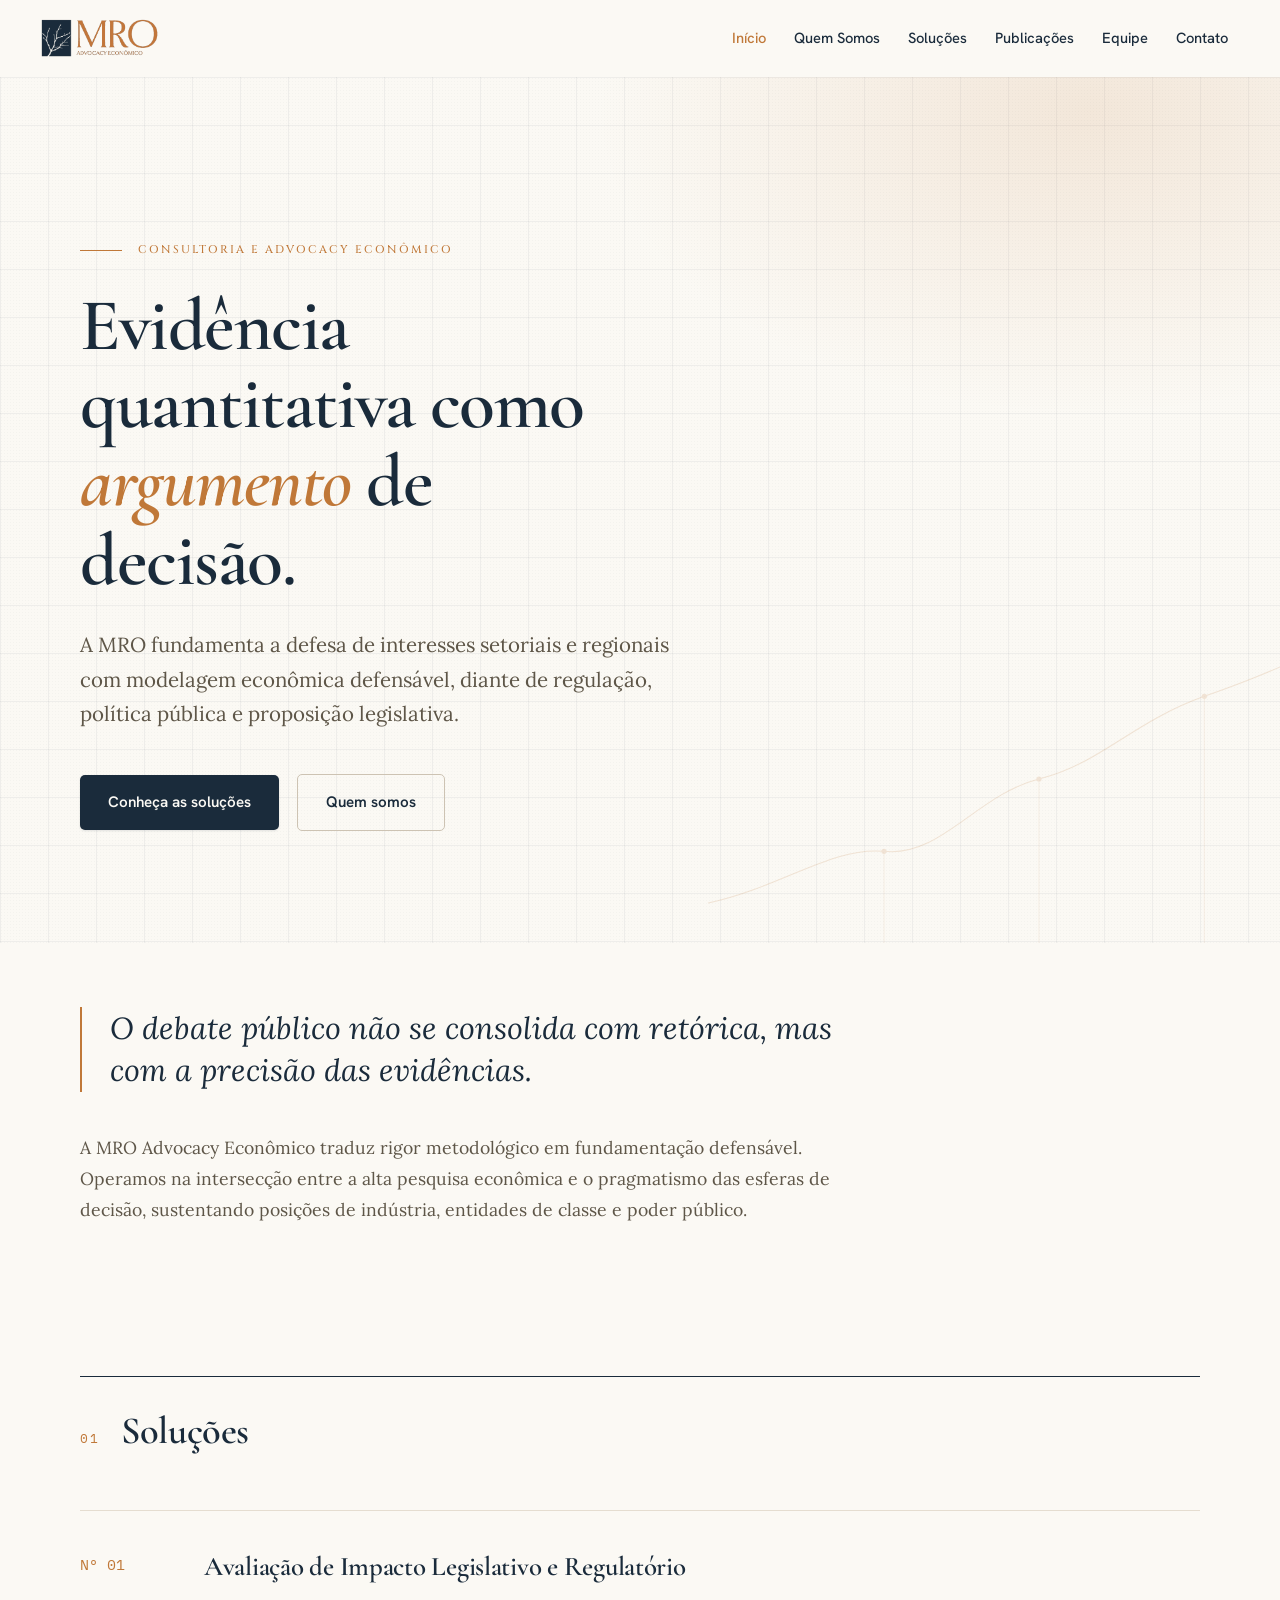
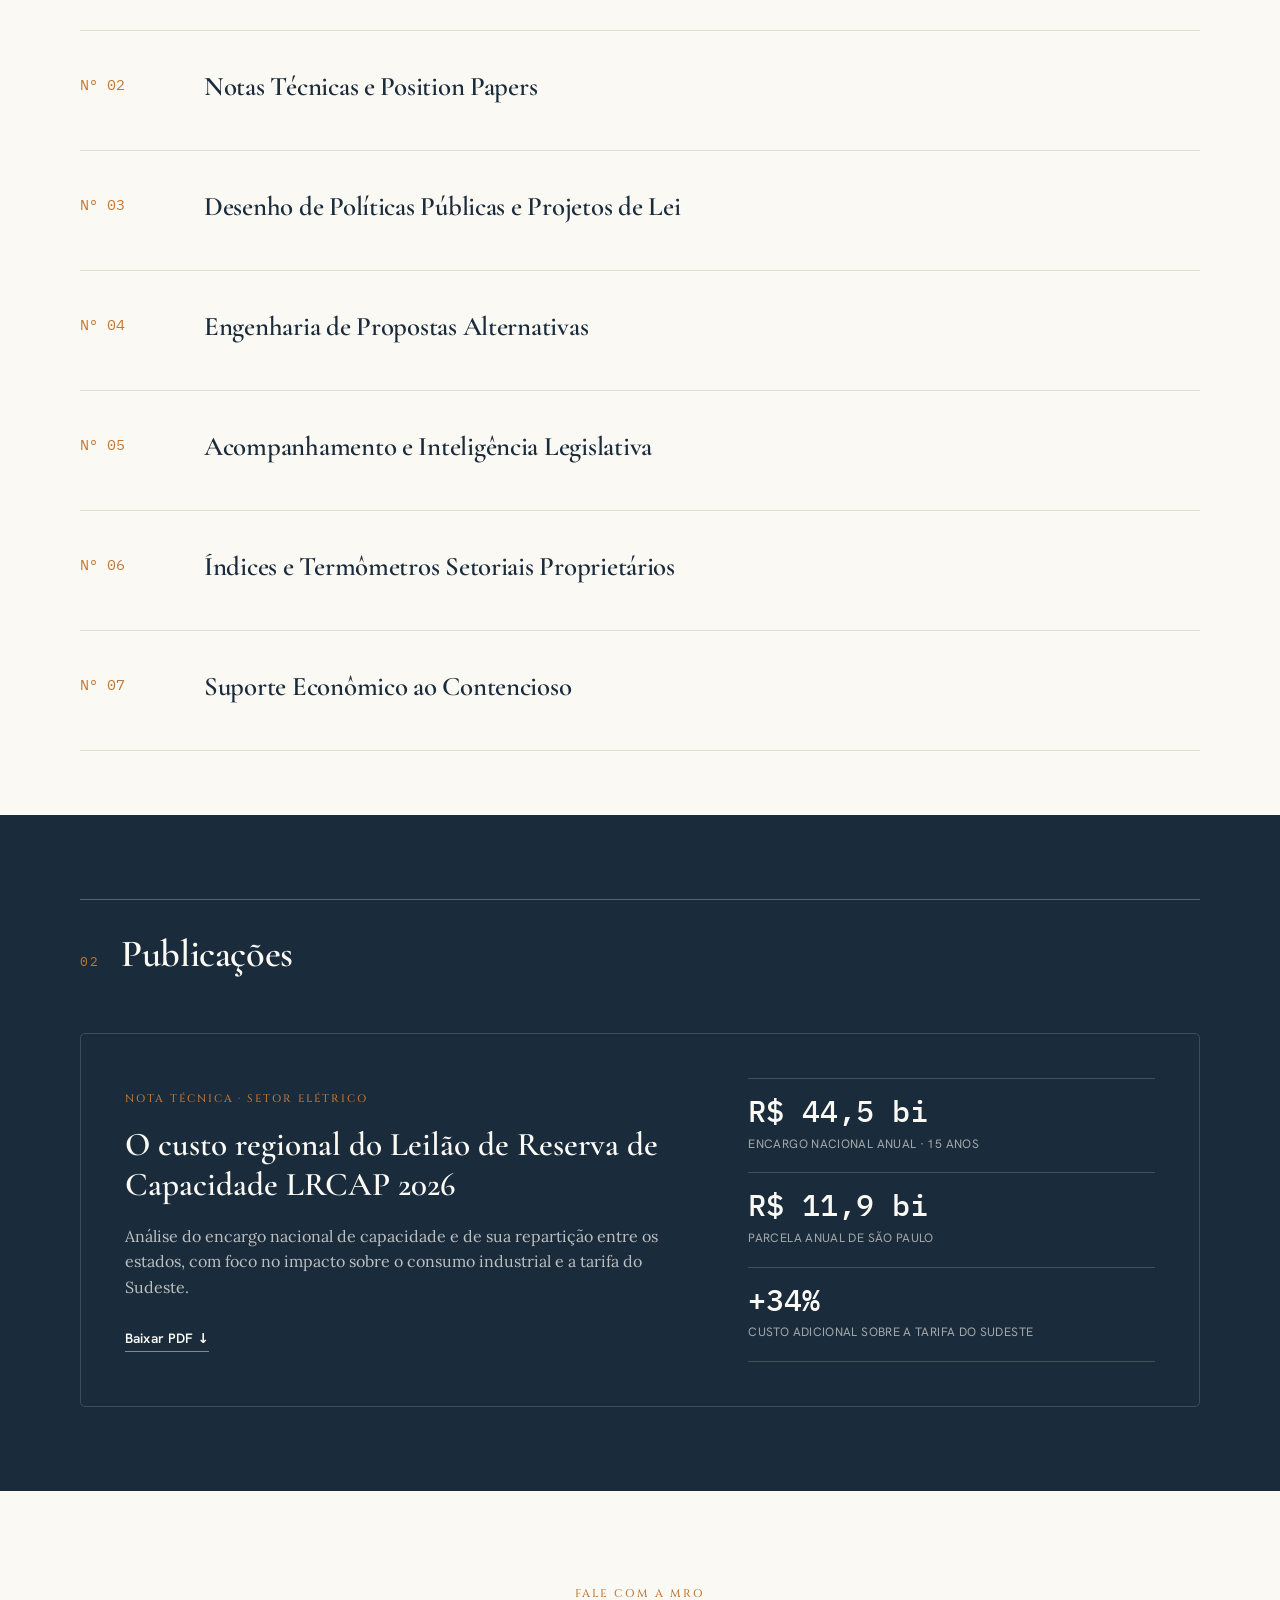
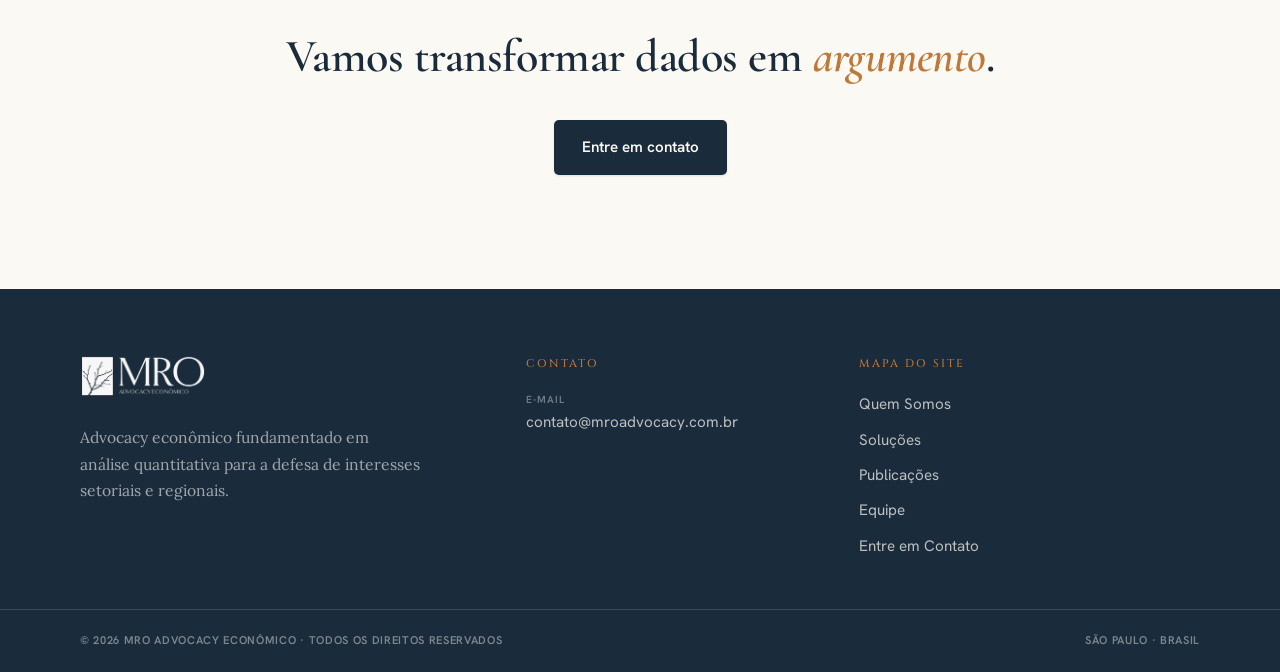
<file: index.html>
<!DOCTYPE html>
<html lang="pt-BR">
<head>
<meta charset="UTF-8">
<meta name="viewport" content="width=device-width, initial-scale=1.0">
<title>MRO Advocacy Econômico | Consultoria de Advocacy e Análise Econômica</title>
<meta name="description" content="Consultoria de advocacy econômico em São Paulo. Fundamentamos a defesa de interesses setoriais e regulatórios com análise quantitativa e modelagem econômica defensável.">
<!-- og -->
<meta property="og:type" content="website">
<meta property="og:title" content="MRO Advocacy Econômico | Consultoria de Advocacy e Análise Econômica">
<meta property="og:description" content="Consultoria de advocacy econômico em São Paulo. Fundamentamos a defesa de interesses setoriais e regulatórios com análise quantitativa e modelagem econômica defensável.">
<meta property="og:url" content="https://www.mroadvocacy.com.br/">
<meta property="og:image" content="https://www.mroadvocacy.com.br/assets/mro-logo.png">
<meta property="og:locale" content="pt_BR">
<meta name="twitter:card" content="summary">
<!-- /og -->
<link rel="icon" type="image/png" href="assets/mro-favicon.png">
<link rel="preconnect" href="https://fonts.googleapis.com"><link rel="preconnect" href="https://fonts.gstatic.com" crossorigin><link href="https://fonts.googleapis.com/css2?family=Cormorant+Garamond:ital,wght@0,400;0,500;0,600;0,700;1,400;1,500&family=Cinzel:wght@400;500;600&family=Hanken+Grotesk:ital,wght@0,400;0,500;0,600;0,700;1,400&family=Lora:ital,wght@0,400;0,500;0,600;1,400&family=IBM+Plex+Mono:wght@400;500;600&display=swap" rel="stylesheet">
<link rel="stylesheet" href="assets/styles.css">
</head>
<body>
<header class="site-header">
  <div class="wrap nav">
    <a class="brand" href="index.html" aria-label="MRO Advocacy Econômico"><img src="assets/mro-logo.png" alt="MRO Advocacy Econômico"></a>
    <button class="burger" aria-label="Menu"><span></span><span></span><span></span></button>
    <nav class="menu" id="menu"><a href="index.html" class="active">Início</a><a href="quem-somos.html">Quem Somos</a><a href="solucoes.html">Soluções</a><a href="publicacoes.html">Publicações</a><a href="equipe.html">Equipe</a><a href="contato.html">Contato</a></nav>
  </div>
</header>

<div class="hero reveal">
  <div class="hero-grain" aria-hidden="true"></div>
  <div class="hero-grid" aria-hidden="true"></div>
  <div class="hero-glow" aria-hidden="true"></div>
  <svg class="hero-chart" aria-hidden="true" viewBox="0 0 1200 700" preserveAspectRatio="xMidYMid meet">
    <path d="M20,540 C160,510 260,430 360,440 C470,452 540,330 660,300 C780,270 840,190 980,140 C1060,112 1100,95 1180,60" fill="none" stroke="var(--terra)" stroke-width="2" stroke-linecap="round"></path>
    <line x1="360" y1="440" x2="360" y2="620" stroke="var(--terra)" stroke-width="1"></line>
    <line x1="660" y1="300" x2="660" y2="620" stroke="var(--terra)" stroke-width="1"></line>
    <line x1="980" y1="140" x2="980" y2="620" stroke="var(--terra)" stroke-width="1"></line>
    <circle cx="360" cy="440" r="5" fill="var(--terra)"></circle>
    <circle cx="660" cy="300" r="5" fill="var(--terra)"></circle>
    <circle cx="980" cy="140" r="5" fill="var(--terra)"></circle>
    <circle cx="1180" cy="60" r="6" fill="var(--terra)"></circle>
  </svg>
  <div class="wrap">
    <div class="kick">Consultoria e Advocacy Econômico</div>
    <h1>Evidência quantitativa como <em>argumento</em> de decisão.</h1>
    <p class="lead">A MRO fundamenta a defesa de interesses setoriais e regionais com modelagem econômica defensável, diante de regulação, política pública e proposição legislativa.</p>
    <div class="actions">
      <a href="solucoes.html" class="btn btn-primary">Conheça as soluções</a>
      <a href="quem-somos.html" class="btn btn-ghost">Quem somos</a>
    </div>
  </div>
</div>

<section class="reveal">
  <div class="wrap">
    <div class="prose">
      <div class="lead-q">O debate público não se consolida com retórica, mas com a precisão das evidências.</div>
      <p>A MRO Advocacy Econômico traduz rigor metodológico em fundamentação defensável. Operamos na intersecção entre a alta pesquisa econômica e o pragmatismo das esferas de decisão, sustentando posições de indústria, entidades de classe e poder público.</p>
    </div>
  </div>
</section>

<section class="reveal">
  <div class="wrap">
    <div class="sec-head"><span class="n">01</span><h2>Soluções</h2></div>
    <div class="idx">
      <a class="idx-item" href="solucoes.html"><span class="num">Nº 01</span><div><h3>Avaliação de Impacto Legislativo e Regulatório</h3></div><span class="arrow">&rarr;</span></a>
      <a class="idx-item" href="solucoes.html"><span class="num">Nº 02</span><div><h3>Notas Técnicas e Position Papers</h3></div><span class="arrow">&rarr;</span></a>
      <a class="idx-item" href="solucoes.html"><span class="num">Nº 03</span><div><h3>Desenho de Políticas Públicas e Projetos de Lei</h3></div><span class="arrow">&rarr;</span></a>
      <a class="idx-item" href="solucoes.html"><span class="num">Nº 04</span><div><h3>Engenharia de Propostas Alternativas</h3></div><span class="arrow">&rarr;</span></a>
      <a class="idx-item" href="solucoes.html"><span class="num">Nº 05</span><div><h3>Acompanhamento e Inteligência Legislativa</h3></div><span class="arrow">&rarr;</span></a>
      <a class="idx-item" href="solucoes.html"><span class="num">Nº 06</span><div><h3>Índices e Termômetros Setoriais Proprietários</h3></div><span class="arrow">&rarr;</span></a>
      <a class="idx-item" href="solucoes.html"><span class="num">Nº 07</span><div><h3>Suporte Econômico ao Contencioso</h3></div><span class="arrow">&rarr;</span></a>
    </div>
  </div>
</section>

<section class="band-navy reveal">
  <div class="inner">
    <div class="sec-head"><span class="n">02</span><h2>Publicações</h2></div>
    <div class="feat">
      <div>
        <div class="tag">Nota Técnica · Setor Elétrico</div>
        <h3>O custo regional do Leilão de Reserva de Capacidade LRCAP 2026</h3>
        <p>Análise do encargo nacional de capacidade e de sua repartição entre os estados, com foco no impacto sobre o consumo industrial e a tarifa do Sudeste.</p>
        <a class="lnk" href="assets/MRO_LRCAP_2026.pdf" download>Baixar PDF &darr;</a>
      </div>
      <div class="metrics">
        <div class="metric"><div class="v">R$ 44,5 bi</div><div class="l">Encargo nacional anual · 15 anos</div></div>
        <div class="metric"><div class="v">R$ 11,9 bi</div><div class="l">Parcela anual de São Paulo</div></div>
        <div class="metric"><div class="v">+34%</div><div class="l">Custo adicional sobre a tarifa do Sudeste</div></div>
      </div>
    </div>
  </div>
</section>

<section class="reveal">
  <div class="wrap" style="text-align:center;padding:30px 0 10px">
    <div class="kick" style="justify-content:center">Fale com a MRO</div>
    <h2 style="font-family:var(--font-display);font-size:clamp(1.9rem,3.6vw,3rem);font-weight:600;color:var(--azul);margin:18px 0 26px;letter-spacing:-.01em">Vamos transformar dados em <em style="font-style:italic;color:var(--terra)">argumento</em>.</h2>
    <a href="contato.html" class="btn btn-primary">Entre em contato</a>
  </div>
</section>
<footer class="site-footer">
  <div class="footer-top">
    <div class="footer-brand">
      <img src="assets/mro-logo-branco.png" alt="MRO Advocacy Econômico">
      <p>Advocacy econômico fundamentado em análise quantitativa para a defesa de interesses setoriais e regionais.</p>
    </div>
    <div class="footer-col">
      <h4>Contato</h4>
      <div class="line"><span class="t">E-mail</span><a href="mailto:contato@mroadvocacy.com.br" style="display:inline;margin:0">contato@mroadvocacy.com.br</a></div>
    </div>
    <div class="footer-col">
      <h4>Mapa do site</h4>
      <a href="quem-somos.html">Quem Somos</a>
      <a href="solucoes.html">Soluções</a>
      <a href="publicacoes.html">Publicações</a>
      <a href="equipe.html">Equipe</a>
      <a href="contato.html">Entre em Contato</a>
    </div>
  </div>
  <div class="footer-bottom">
    <div class="inner">
      <span class="small">© 2026 MRO ADVOCACY ECONÔMICO · TODOS OS DIREITOS RESERVADOS</span>
      <span class="small">SÃO PAULO · BRASIL</span>
    </div>
  </div>
</footer>
<script src="assets/main.js"></script>
</body>
</html>
</file>
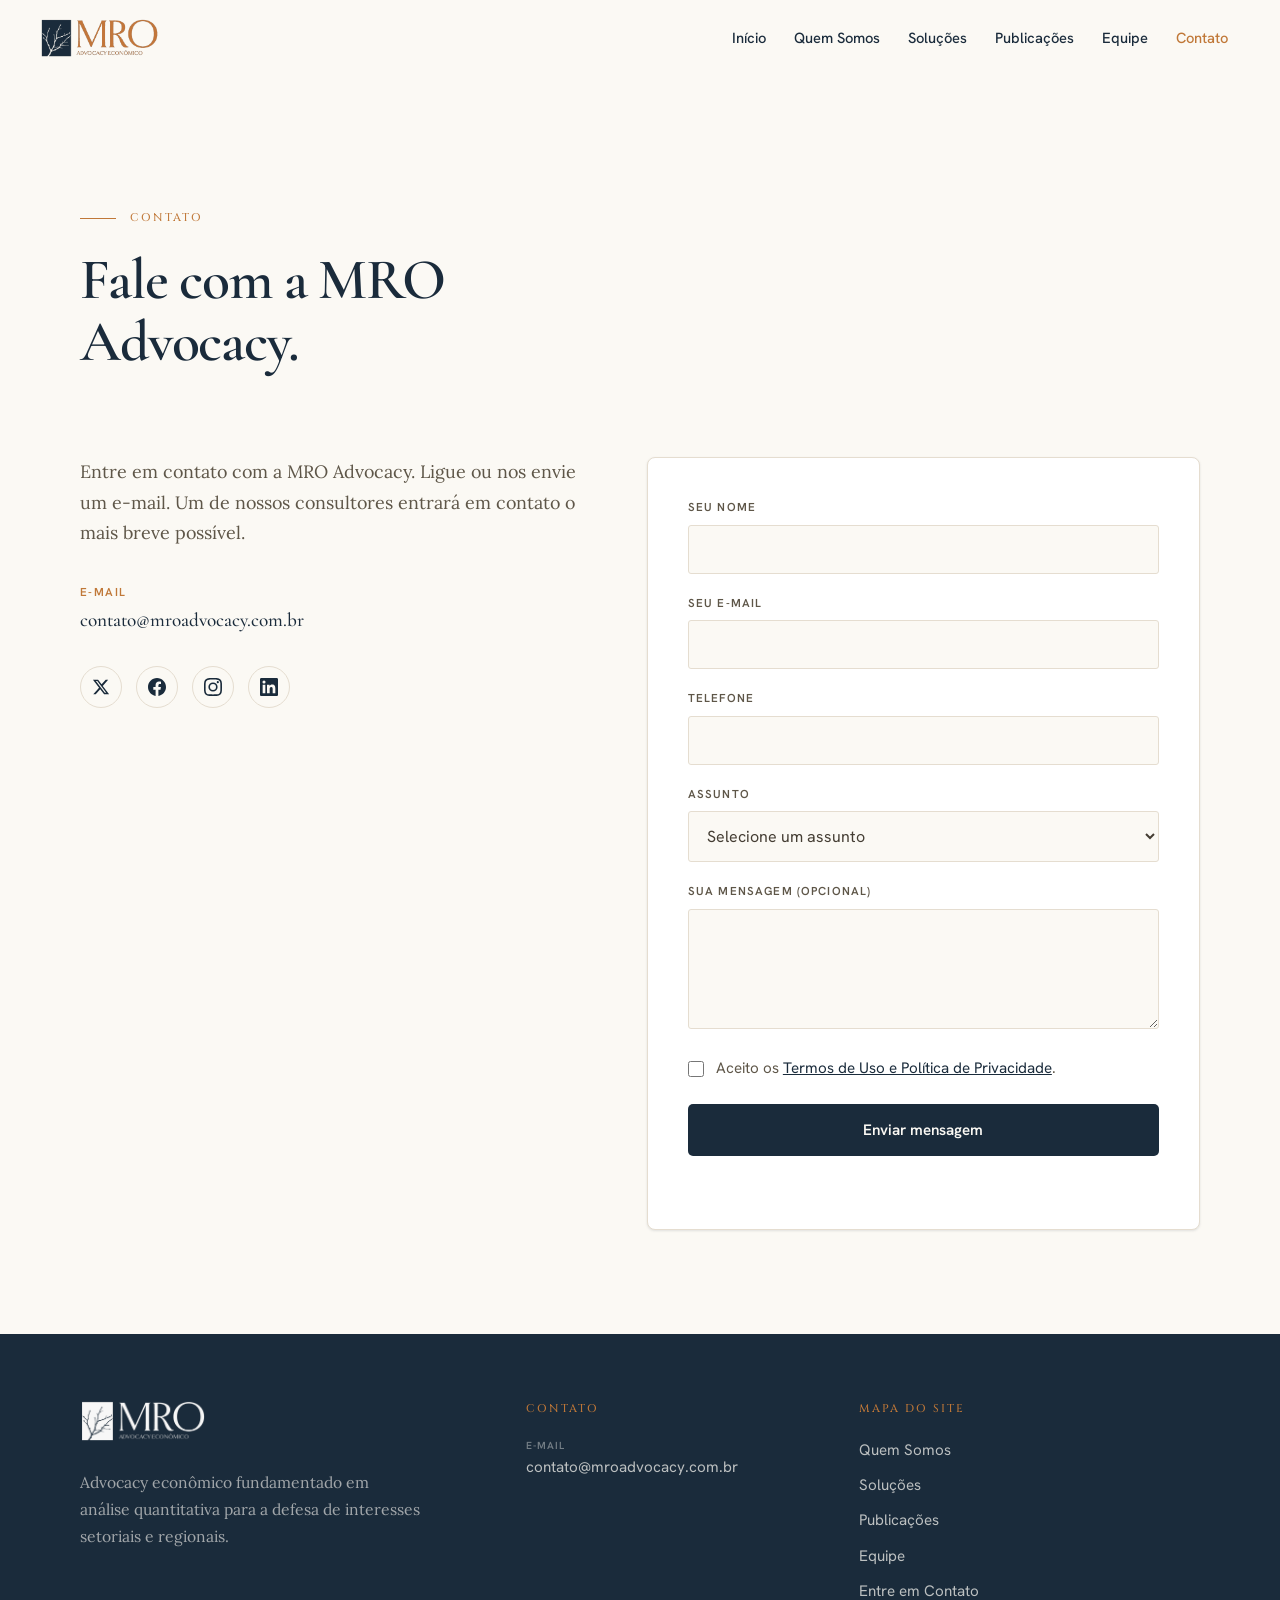
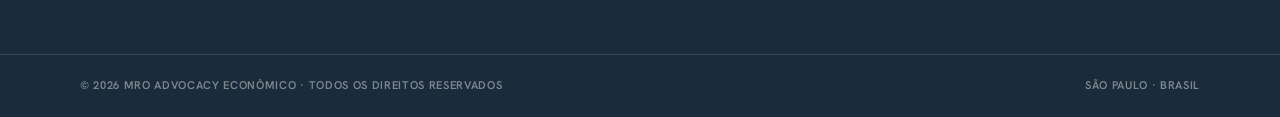
<file: contato.html>
<!DOCTYPE html>
<html lang="pt-BR">
<head>
<meta charset="UTF-8">
<meta name="viewport" content="width=device-width, initial-scale=1.0">
<title>Contato · MRO Advocacy Econômico</title>
<meta name="description" content="Entre em contato com a MRO Advocacy Econômico.">
<!-- og -->
<meta property="og:type" content="website">
<meta property="og:title" content="Contato | MRO Advocacy Econômico">
<meta property="og:description" content="Entre em contato com a MRO Advocacy Econômico.">
<meta property="og:url" content="https://www.mroadvocacy.com.br/contato.html">
<meta property="og:image" content="https://www.mroadvocacy.com.br/assets/mro-logo.png">
<meta property="og:locale" content="pt_BR">
<meta name="twitter:card" content="summary">
<!-- /og -->
<link rel="icon" type="image/png" href="assets/mro-favicon.png">
<link rel="preconnect" href="https://fonts.googleapis.com"><link rel="preconnect" href="https://fonts.gstatic.com" crossorigin><link href="https://fonts.googleapis.com/css2?family=Cormorant+Garamond:ital,wght@0,400;0,500;0,600;0,700;1,400;1,500&family=Cinzel:wght@400;500;600&family=Hanken+Grotesk:ital,wght@0,400;0,500;0,600;0,700;1,400&family=Lora:ital,wght@0,400;0,500;0,600;1,400&family=IBM+Plex+Mono:wght@400;500;600&display=swap" rel="stylesheet">
<link rel="stylesheet" href="assets/styles.css">
</head>
<body>
<header class="site-header">
  <div class="wrap nav">
    <a class="brand" href="index.html" aria-label="MRO Advocacy Econômico"><img src="assets/mro-logo.png" alt="MRO Advocacy Econômico"></a>
    <button class="burger" aria-label="Menu"><span></span><span></span><span></span></button>
    <nav class="menu" id="menu"><a href="index.html">Início</a><a href="quem-somos.html">Quem Somos</a><a href="solucoes.html">Soluções</a><a href="publicacoes.html">Publicações</a><a href="equipe.html">Equipe</a><a href="contato.html" class="active">Contato</a></nav>
  </div>
</header>

<div class="page-head reveal">
  <div class="wrap"><div class="kick">Contato</div><h1>Fale com a MRO Advocacy.</h1></div>
</div>
<section class="reveal">
  <div class="wrap">
    <div class="contact-grid">
      <div class="contact-info">
        <p class="call">Entre em contato com a MRO Advocacy. Ligue ou nos envie um e-mail. Um de nossos consultores entrará em contato o mais breve possível.</p>
        <div class="contact-line"><span class="lbl">E-mail</span><span class="val">contato@mroadvocacy.com.br</span></div>
        <div class="socials">
  <a href="#" aria-label="Twitter/X"><svg viewBox="0 0 24 24"><path d="M18.244 2.25h3.308l-7.227 8.26 8.502 11.24h-6.66l-5.214-6.817L4.99 21.75H1.68l7.73-8.835L1.254 2.25H8.08l4.713 6.231zm-1.161 17.52h1.833L7.084 4.126H5.117z"/></svg></a>
  <a href="#" aria-label="Facebook"><svg viewBox="0 0 24 24"><path d="M24 12.073c0-6.627-5.373-12-12-12s-12 5.373-12 12c0 5.99 4.388 10.954 10.125 11.854v-8.385H7.078v-3.47h3.047V9.43c0-3.007 1.792-4.669 4.533-4.669 1.312 0 2.686.235 2.686.235v2.953H15.83c-1.491 0-1.956.925-1.956 1.874v2.25h3.328l-.532 3.47h-2.796v8.385C19.612 23.027 24 18.062 24 12.073z"/></svg></a>
  <a href="#" aria-label="Instagram"><svg viewBox="0 0 24 24"><path d="M12 2.163c3.204 0 3.584.012 4.85.07 3.252.148 4.771 1.691 4.919 4.919.058 1.265.069 1.645.069 4.849 0 3.205-.012 3.584-.069 4.849-.149 3.225-1.664 4.771-4.919 4.919-1.266.058-1.644.07-4.85.07-3.204 0-3.584-.012-4.849-.07-3.26-.149-4.771-1.699-4.919-4.92-.058-1.265-.07-1.644-.07-4.849 0-3.204.013-3.583.07-4.849.149-3.227 1.664-4.771 4.919-4.919 1.266-.057 1.645-.069 4.849-.069zM12 0C8.741 0 8.333.014 7.053.072 2.695.272.273 2.69.073 7.052.014 8.333 0 8.741 0 12c0 3.259.014 3.668.072 4.948.2 4.358 2.618 6.78 6.98 6.98C8.333 23.986 8.741 24 12 24c3.259 0 3.668-.014 4.948-.072 4.354-.2 6.782-2.618 6.979-6.98.059-1.28.073-1.689.073-4.948 0-3.259-.014-3.667-.072-4.947-.196-4.354-2.617-6.78-6.979-6.98C15.668.014 15.259 0 12 0zm0 5.838a6.162 6.162 0 100 12.324 6.162 6.162 0 000-12.324zM12 16a4 4 0 110-8 4 4 0 010 8zm6.406-11.845a1.44 1.44 0 100 2.881 1.44 1.44 0 000-2.881z"/></svg></a>
  <a href="#" aria-label="LinkedIn"><svg viewBox="0 0 24 24"><path d="M20.447 20.452h-3.554v-5.569c0-1.328-.027-3.037-1.852-3.037-1.853 0-2.136 1.445-2.136 2.939v5.667H9.351V9h3.414v1.561h.046c.477-.9 1.637-1.85 3.37-1.85 3.601 0 4.267 2.37 4.267 5.455v6.286zM5.337 7.433a2.062 2.062 0 01-2.063-2.065 2.064 2.064 0 112.063 2.065zm1.782 13.019H3.555V9h3.564v11.452zM22.225 0H1.771C.792 0 0 .774 0 1.729v20.542C0 23.227.792 24 1.771 24h20.451C23.2 24 24 23.227 24 22.271V1.729C24 .774 23.2 0 22.222 0h.003z"/></svg></a>
</div>
      </div>
      <div class="form-card">
        <form id="contato-form" action="https://formspree.io/f/xlgyrjgq" method="POST">
          <input type="hidden" name="_next" value="https://www.mroadvocacy.com.br/obrigado.html">
          <div class="field"><label for="nome">Seu nome</label><input type="text" id="nome" name="nome" required></div>
          <div class="field"><label for="email">Seu e-mail</label><input type="email" id="email" name="email" required></div>
          <div class="field"><label for="telefone">Telefone</label><input type="tel" id="telefone" name="telefone"></div>
          <div class="field"><label for="assunto">Assunto</label>
            <select id="assunto" name="assunto" required>
              <option value="" selected disabled>Selecione um assunto</option>
              <option>Avaliação de Impacto Legislativo e Regulatório</option>
              <option>Notas Técnicas e Position Papers</option>
              <option>Desenho de Políticas Públicas e Projetos de Lei</option>
              <option>Engenharia de Propostas Alternativas</option>
              <option>Acompanhamento e Inteligência Legislativa</option>
              <option>Índices e Termômetros Setoriais</option>
              <option>Assessoria de Imprensa</option>
              <option>Contencioso (TCU, CADE e Judiciário)</option>
              <option>Outros</option>
            </select>
          </div>
          <div class="field"><label for="mensagem">Sua mensagem (opcional)</label><textarea id="mensagem" name="mensagem"></textarea></div>
          <div class="check"><input type="checkbox" id="aceite" name="aceite" required>
            <label for="aceite" style="font-family:inherit;text-transform:none;letter-spacing:0;margin:0;font-size:.95rem;color:var(--cinza)">Aceito os <a href="#">Termos de Uso e Política de Privacidade</a>.</label></div>
          <button type="submit">Enviar mensagem</button>
          <div class="form-msg" id="form-msg"></div>
        </form>
      </div>
    </div>
  </div>
</section>
<footer class="site-footer">
  <div class="footer-top">
    <div class="footer-brand">
      <img src="assets/mro-logo-branco.png" alt="MRO Advocacy Econômico">
      <p>Advocacy econômico fundamentado em análise quantitativa para a defesa de interesses setoriais e regionais.</p>
    </div>
    <div class="footer-col">
      <h4>Contato</h4>
      <div class="line"><span class="t">E-mail</span><a href="mailto:contato@mroadvocacy.com.br" style="display:inline;margin:0">contato@mroadvocacy.com.br</a></div>
    </div>
    <div class="footer-col">
      <h4>Mapa do site</h4>
      <a href="quem-somos.html">Quem Somos</a>
      <a href="solucoes.html">Soluções</a>
      <a href="publicacoes.html">Publicações</a>
      <a href="equipe.html">Equipe</a>
      <a href="contato.html">Entre em Contato</a>
    </div>
  </div>
  <div class="footer-bottom">
    <div class="inner">
      <span class="small">© 2026 MRO ADVOCACY ECONÔMICO · TODOS OS DIREITOS RESERVADOS</span>
      <span class="small">SÃO PAULO · BRASIL</span>
    </div>
  </div>
</footer>
<script src="assets/main.js"></script>
</body>
</html>
</file>
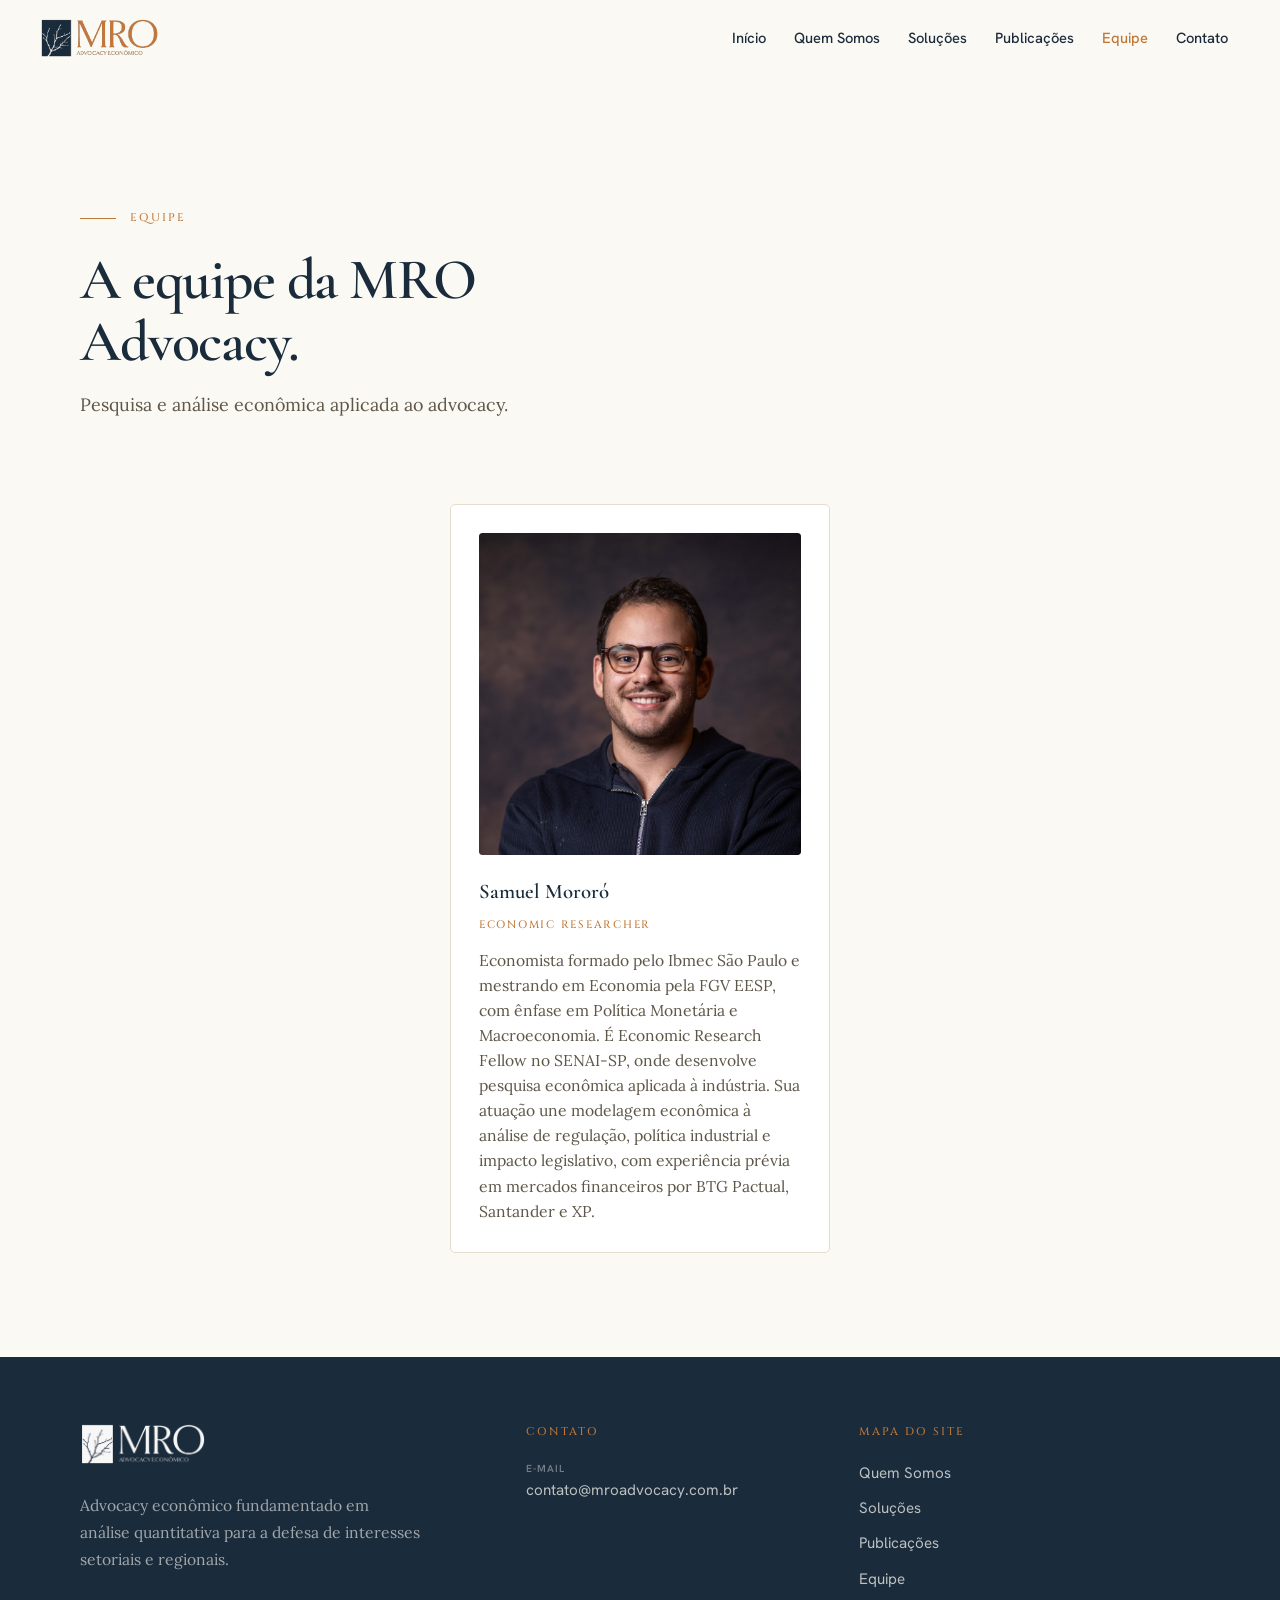
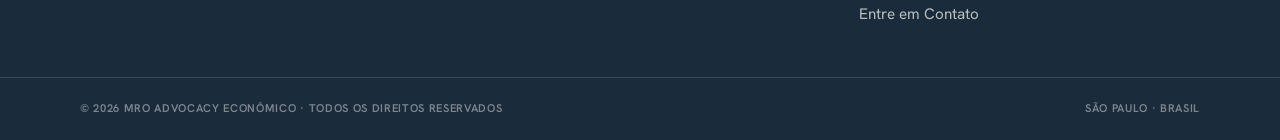
<file: equipe.html>
<!DOCTYPE html>
<html lang="pt-BR">
<head>
<meta charset="UTF-8">
<meta name="viewport" content="width=device-width, initial-scale=1.0">
<title>Equipe | MRO Advocacy Econômico</title>
<meta name="description" content="Pesquisa e análise econômica aplicada ao advocacy. Conheça a equipe da MRO Advocacy Econômico.">
<!-- og -->
<meta property="og:type" content="website">
<meta property="og:title" content="Equipe | MRO Advocacy Econômico">
<meta property="og:description" content="Pesquisa e análise econômica aplicada ao advocacy. Conheça a equipe da MRO Advocacy Econômico.">
<meta property="og:url" content="https://www.mroadvocacy.com.br/equipe.html">
<meta property="og:image" content="https://www.mroadvocacy.com.br/assets/mro-logo.png">
<meta property="og:locale" content="pt_BR">
<meta name="twitter:card" content="summary">
<!-- /og -->
<link rel="icon" type="image/png" href="assets/mro-favicon.png">
<link rel="preconnect" href="https://fonts.googleapis.com"><link rel="preconnect" href="https://fonts.gstatic.com" crossorigin><link href="https://fonts.googleapis.com/css2?family=Cormorant+Garamond:ital,wght@0,400;0,500;0,600;0,700;1,400;1,500&family=Cinzel:wght@400;500;600&family=Hanken+Grotesk:ital,wght@0,400;0,500;0,600;0,700;1,400&family=Lora:ital,wght@0,400;0,500;0,600;1,400&family=IBM+Plex+Mono:wght@400;500;600&display=swap" rel="stylesheet">
<link rel="stylesheet" href="assets/styles.css">
</head>
<body>
<header class="site-header">
  <div class="wrap nav">
    <a class="brand" href="index.html" aria-label="MRO Advocacy Econômico"><img src="assets/mro-logo.png" alt="MRO Advocacy Econômico"></a>
    <button class="burger" aria-label="Menu"><span></span><span></span><span></span></button>
    <nav class="menu" id="menu"><a href="index.html">Início</a><a href="quem-somos.html">Quem Somos</a><a href="solucoes.html">Soluções</a><a href="publicacoes.html">Publicações</a><a href="equipe.html" class="active">Equipe</a><a href="contato.html">Contato</a></nav>
  </div>
</header>

<div class="page-head reveal">
  <div class="wrap">
    <div class="kick">Equipe</div>
    <h1>A equipe da MRO Advocacy.</h1>
    <p>Pesquisa e análise econômica aplicada ao advocacy.</p>
  </div>
</div>
<section class="reveal">
  <div class="wrap">
    <div class="team-grid" style="grid-template-columns:380px;justify-content:center">
      <div class="member">
        <div class="photo"><img src="assets/equipe-samuel.jpg" alt="Samuel Mororó" style="width:100%;height:100%;object-fit:cover;border-radius:3px"></div>
        <h3>Samuel Mororó</h3>
        <div class="role">Economic Researcher</div>
        <p class="bio">Economista formado pelo Ibmec São Paulo e mestrando em Economia pela FGV EESP, com ênfase em Política Monetária e Macroeconomia. É Economic Research Fellow no SENAI-SP, onde desenvolve pesquisa econômica aplicada à indústria. Sua atuação une modelagem econômica à análise de regulação, política industrial e impacto legislativo, com experiência prévia em mercados financeiros por BTG Pactual, Santander e XP.</p>
      </div>
    </div>
  </div>
</section>
<footer class="site-footer">
  <div class="footer-top">
    <div class="footer-brand">
      <img src="assets/mro-logo-branco.png" alt="MRO Advocacy Econômico">
      <p>Advocacy econômico fundamentado em análise quantitativa para a defesa de interesses setoriais e regionais.</p>
    </div>
    <div class="footer-col">
      <h4>Contato</h4>
      <div class="line"><span class="t">E-mail</span><a href="mailto:contato@mroadvocacy.com.br" style="display:inline;margin:0">contato@mroadvocacy.com.br</a></div>
    </div>
    <div class="footer-col">
      <h4>Mapa do site</h4>
      <a href="quem-somos.html">Quem Somos</a>
      <a href="solucoes.html">Soluções</a>
      <a href="publicacoes.html">Publicações</a>
      <a href="equipe.html">Equipe</a>
      <a href="contato.html">Entre em Contato</a>
    </div>
  </div>
  <div class="footer-bottom">
    <div class="inner">
      <span class="small">© 2026 MRO ADVOCACY ECONÔMICO · TODOS OS DIREITOS RESERVADOS</span>
      <span class="small">SÃO PAULO · BRASIL</span>
    </div>
  </div>
</footer>
<script src="assets/main.js"></script>
</body>
</html>
</file>
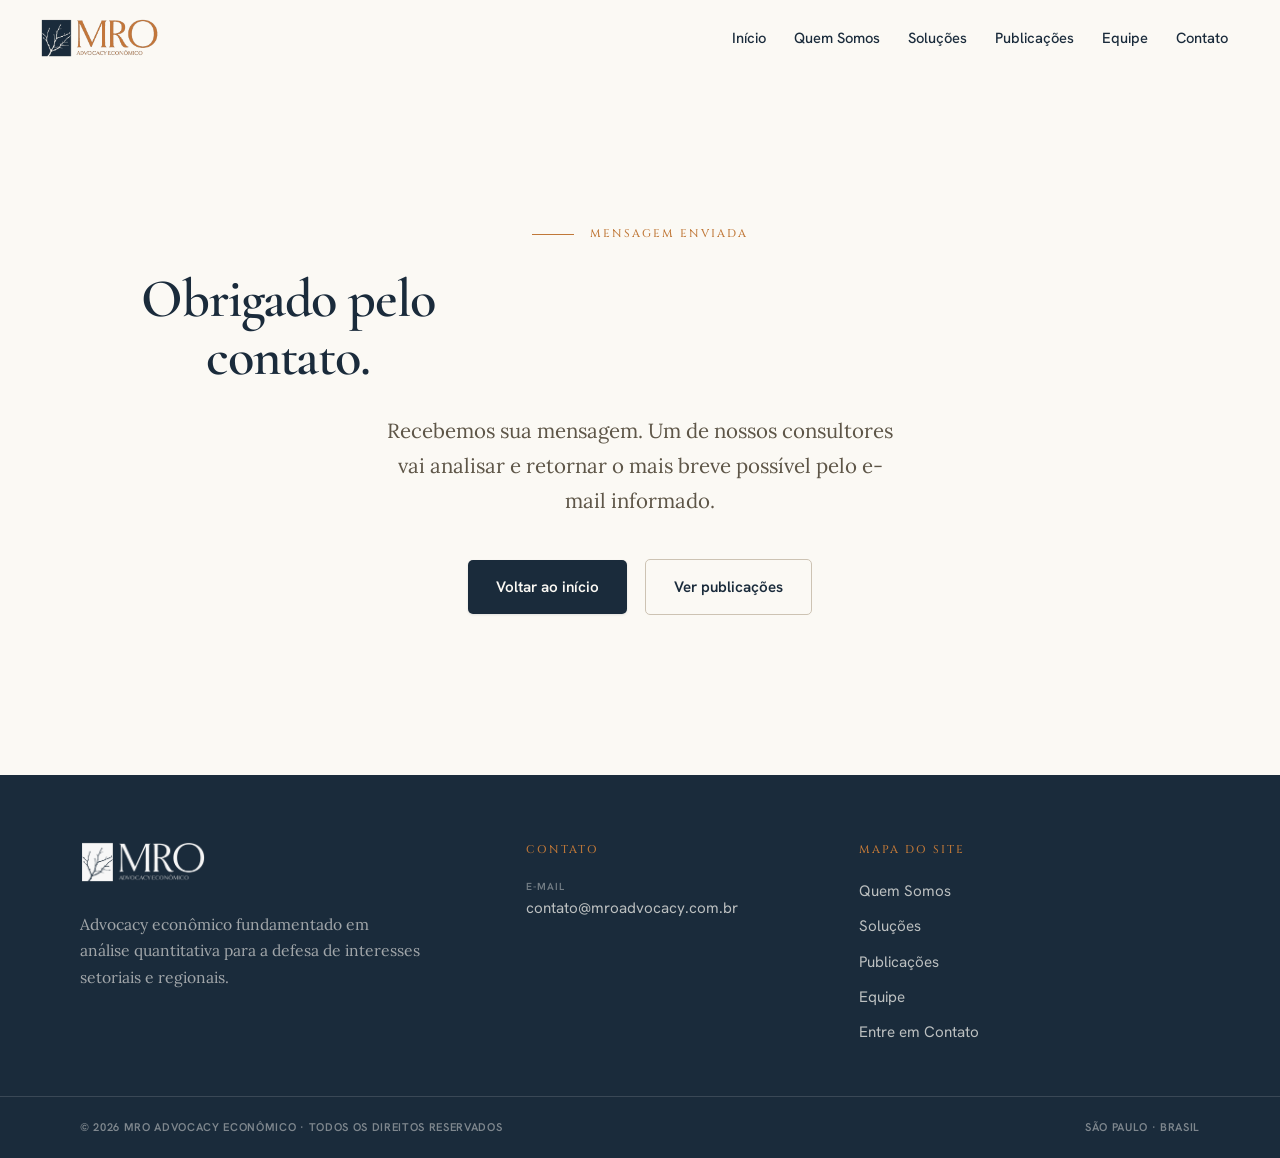
<file: obrigado.html>
<!DOCTYPE html>
<html lang="pt-BR">
<head>
<meta charset="UTF-8">
<meta name="viewport" content="width=device-width, initial-scale=1.0">
<title>Mensagem enviada · MRO Advocacy Econômico</title>
<meta name="description" content="Recebemos sua mensagem. Em breve um de nossos consultores entrará em contato.">
<!-- og -->
<meta property="og:type" content="website">
<meta property="og:title" content="Mensagem enviada | MRO Advocacy Econômico">
<meta property="og:description" content="Recebemos sua mensagem. Em breve um de nossos consultores entrará em contato.">
<meta property="og:url" content="https://www.mroadvocacy.com.br/obrigado.html">
<meta property="og:image" content="https://www.mroadvocacy.com.br/assets/mro-logo.png">
<meta property="og:locale" content="pt_BR">
<meta name="twitter:card" content="summary">
<!-- /og -->
<link rel="icon" type="image/png" href="assets/mro-favicon.png">
<link rel="preconnect" href="https://fonts.googleapis.com"><link rel="preconnect" href="https://fonts.gstatic.com" crossorigin><link href="https://fonts.googleapis.com/css2?family=Cormorant+Garamond:ital,wght@0,400;0,500;0,600;0,700;1,400;1,500&family=Cinzel:wght@400;500;600&family=Hanken+Grotesk:ital,wght@0,400;0,500;0,600;0,700;1,400&family=Lora:ital,wght@0,400;0,500;0,600;1,400&family=IBM+Plex+Mono:wght@400;500;600&display=swap" rel="stylesheet">
<link rel="stylesheet" href="assets/styles.css">
</head>
<body>
<header class="site-header">
  <div class="wrap nav">
    <a class="brand" href="index.html" aria-label="MRO Advocacy Econômico"><img src="assets/mro-logo.png" alt="MRO Advocacy Econômico"></a>
    <button class="burger" aria-label="Menu"><span></span><span></span><span></span></button>
    <nav class="menu" id="menu"><a href="index.html">Início</a><a href="quem-somos.html">Quem Somos</a><a href="solucoes.html">Soluções</a><a href="publicacoes.html">Publicações</a><a href="equipe.html">Equipe</a><a href="contato.html">Contato</a></nav>
  </div>
</header>
<div class="hero reveal" style="text-align:center;padding:140px 0 120px">
  <div class="wrap">
    <div class="kick" style="justify-content:center">Mensagem enviada</div>
    <h1 style="font-size:clamp(2.2rem,4.5vw,3.4rem)">Obrigado pelo contato.</h1>
    <p class="lead" style="max-width:520px;margin-left:auto;margin-right:auto">
      Recebemos sua mensagem. Um de nossos consultores vai analisar e retornar
      o mais breve possível pelo e-mail informado.
    </p>
    <div class="actions" style="justify-content:center;margin-top:40px">
      <a href="index.html" class="btn btn-primary">Voltar ao início</a>
      <a href="publicacoes.html" class="btn btn-ghost">Ver publicações</a>
    </div>
  </div>
</div>
<footer class="site-footer">
  <div class="footer-top">
    <div class="footer-brand">
      <img src="assets/mro-logo-branco.png" alt="MRO Advocacy Econômico">
      <p>Advocacy econômico fundamentado em análise quantitativa para a defesa de interesses setoriais e regionais.</p>
    </div>
    <div class="footer-col">
      <h4>Contato</h4>
      <div class="line"><span class="t">E-mail</span><a href="mailto:contato@mroadvocacy.com.br" style="display:inline;margin:0">contato@mroadvocacy.com.br</a></div>
    </div>
    <div class="footer-col">
      <h4>Mapa do site</h4>
      <a href="quem-somos.html">Quem Somos</a>
      <a href="solucoes.html">Soluções</a>
      <a href="publicacoes.html">Publicações</a>
      <a href="equipe.html">Equipe</a>
      <a href="contato.html">Entre em Contato</a>
    </div>
  </div>
  <div class="footer-bottom">
    <div class="inner">
      <span class="small">© 2026 MRO ADVOCACY ECONÔMICO · TODOS OS DIREITOS RESERVADOS</span>
      <span class="small">SÃO PAULO · BRASIL</span>
    </div>
  </div>
</footer>
<script src="assets/main.js"></script>
</body>
</html>
</file>
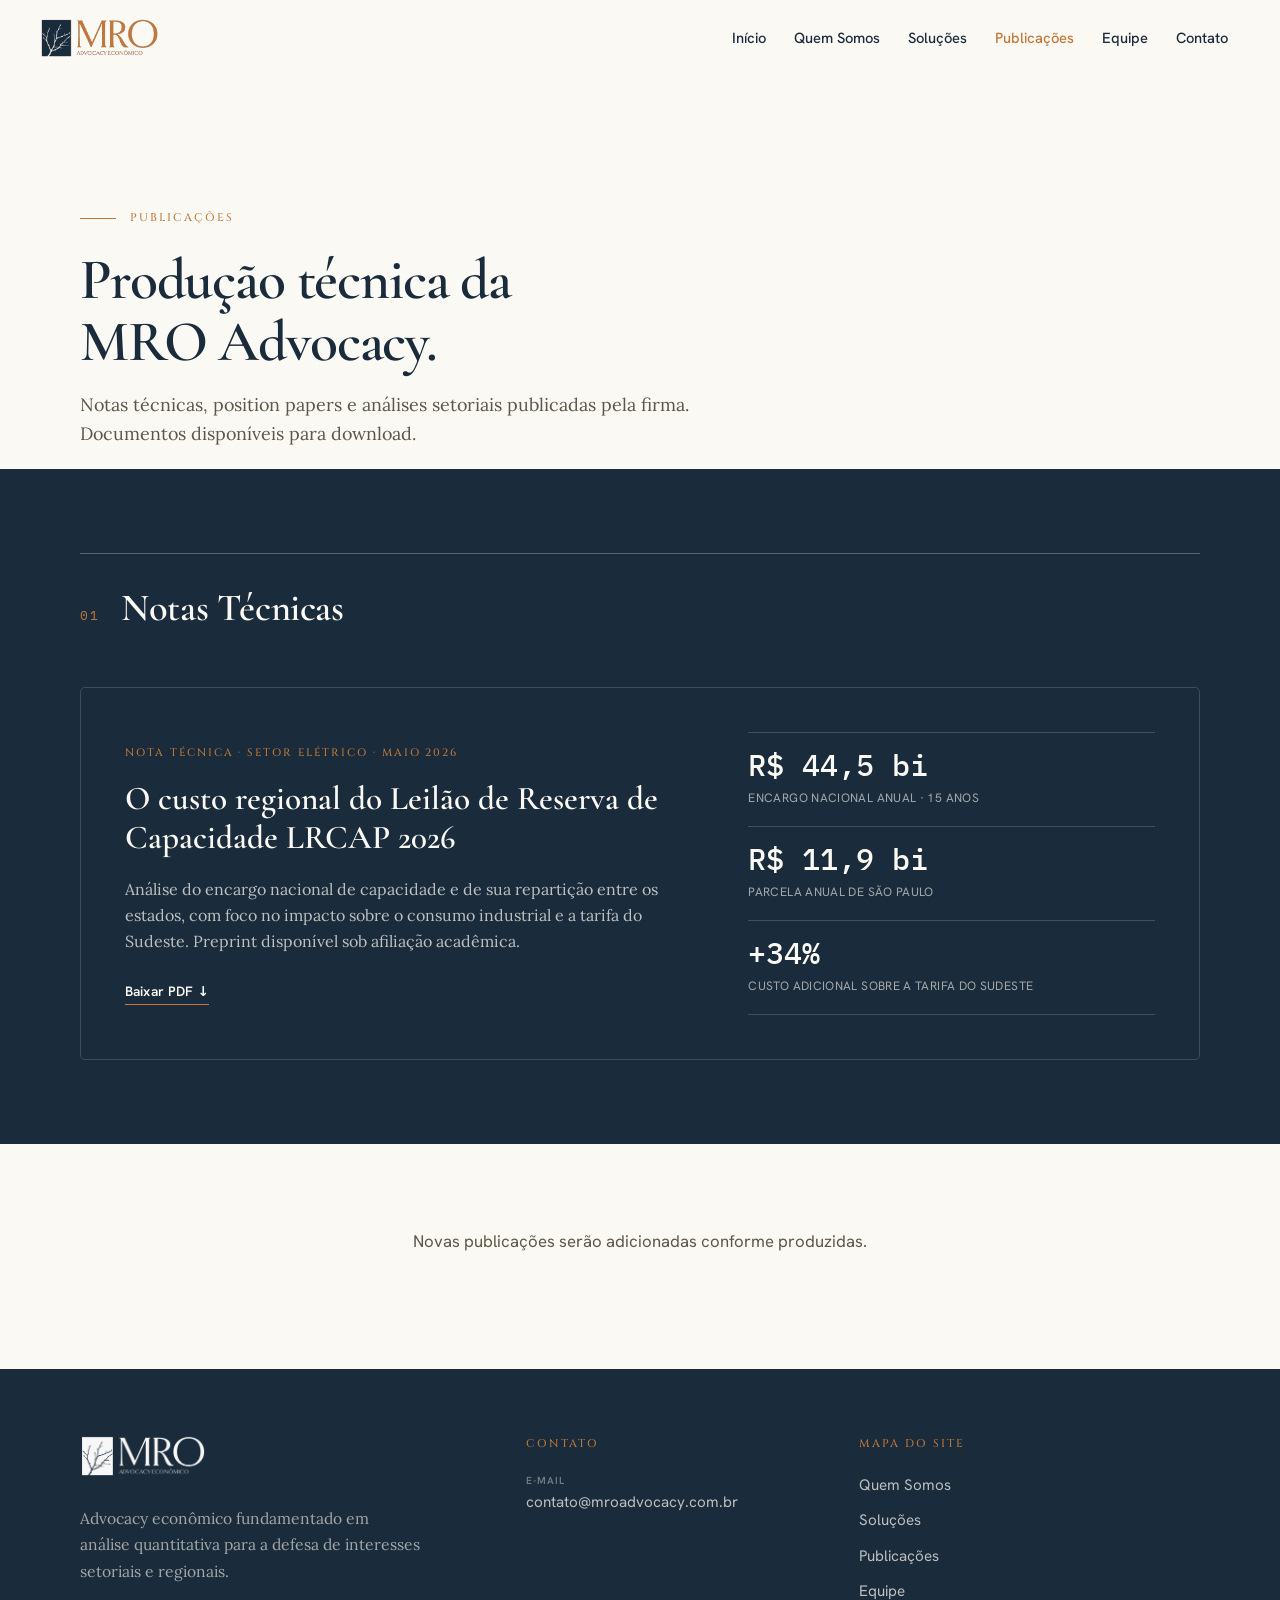
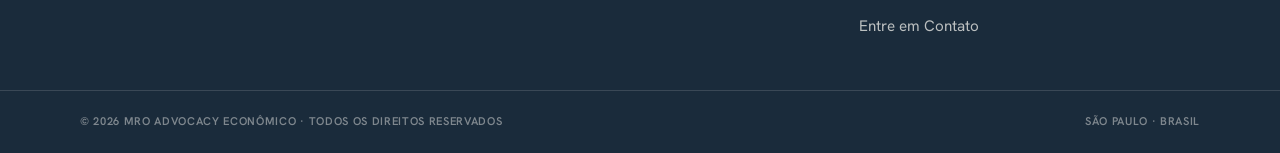
<file: publicacoes.html>
<!DOCTYPE html>
<html lang="pt-BR">
<head>
<meta charset="UTF-8">
<meta name="viewport" content="width=device-width, initial-scale=1.0">
<title>Publicações | MRO Advocacy Econômico</title>
<meta name="description" content="Notas técnicas e position papers da MRO Advocacy Econômico. Análises setoriais e regulatórias fundamentadas em dados primários, disponíveis para download.">
<!-- og -->
<meta property="og:type" content="website">
<meta property="og:title" content="Publicações | MRO Advocacy Econômico">
<meta property="og:description" content="Notas técnicas e position papers da MRO Advocacy Econômico. Análises setoriais e regulatórias fundamentadas em dados primários, disponíveis para download.">
<meta property="og:url" content="https://www.mroadvocacy.com.br/publicacoes.html">
<meta property="og:image" content="https://www.mroadvocacy.com.br/assets/mro-logo.png">
<meta property="og:locale" content="pt_BR">
<meta name="twitter:card" content="summary">
<!-- /og -->
<link rel="icon" type="image/png" href="assets/mro-favicon.png">
<link rel="preconnect" href="https://fonts.googleapis.com"><link rel="preconnect" href="https://fonts.gstatic.com" crossorigin><link href="https://fonts.googleapis.com/css2?family=Cormorant+Garamond:ital,wght@0,400;0,500;0,600;0,700;1,400;1,500&family=Cinzel:wght@400;500;600&family=Hanken+Grotesk:ital,wght@0,400;0,500;0,600;0,700;1,400&family=Lora:ital,wght@0,400;0,500;0,600;1,400&family=IBM+Plex+Mono:wght@400;500;600&display=swap" rel="stylesheet">
<link rel="stylesheet" href="assets/styles.css">
</head>
<body>
<header class="site-header">
  <div class="wrap nav">
    <a class="brand" href="index.html" aria-label="MRO Advocacy Econômico"><img src="assets/mro-logo.png" alt="MRO Advocacy Econômico"></a>
    <button class="burger" aria-label="Menu"><span></span><span></span><span></span></button>
    <nav class="menu" id="menu"><a href="index.html">Início</a><a href="quem-somos.html">Quem Somos</a><a href="solucoes.html">Soluções</a><a href="publicacoes.html" class="active">Publicações</a><a href="equipe.html">Equipe</a><a href="contato.html">Contato</a></nav>
  </div>
</header>

<div class="page-head reveal">
  <div class="wrap">
    <div class="kick">Publicações</div>
    <h1>Produção técnica da MRO Advocacy.</h1>
    <p>Notas técnicas, position papers e análises setoriais publicadas pela firma. Documentos disponíveis para download.</p>
  </div>
</div>

<section class="band-navy reveal">
  <div class="inner">
    <div class="sec-head"><span class="n">01</span><h2>Notas Técnicas</h2></div>
    <div class="feat">
      <div>
        <div class="tag">Nota Técnica · Setor Elétrico · Maio 2026</div>
        <h3>O custo regional do Leilão de Reserva de Capacidade LRCAP 2026</h3>
        <p>Análise do encargo nacional de capacidade e de sua repartição entre os estados, com foco no impacto sobre o consumo industrial e a tarifa do Sudeste. Preprint disponível sob afiliação acadêmica.</p>
        <a class="lnk" href="assets/MRO_LRCAP_2026.pdf" download>Baixar PDF &darr;</a>
      </div>
      <div class="metrics">
        <div class="metric"><div class="v">R$ 44,5 bi</div><div class="l">Encargo nacional anual · 15 anos</div></div>
        <div class="metric"><div class="v">R$ 11,9 bi</div><div class="l">Parcela anual de São Paulo</div></div>
        <div class="metric"><div class="v">+34%</div><div class="l">Custo adicional sobre a tarifa do Sudeste</div></div>
      </div>
    </div>
  </div>
</section>

<section class="reveal">
  <div class="wrap" style="text-align:center;padding:20px 0 10px">
    <p style="color:var(--cinza);font-size:1.05rem">Novas publicações serão adicionadas conforme produzidas.</p>
  </div>
</section>

<footer class="site-footer">
  <div class="footer-top">
    <div class="footer-brand">
      <img src="assets/mro-logo-branco.png" alt="MRO Advocacy Econômico">
      <p>Advocacy econômico fundamentado em análise quantitativa para a defesa de interesses setoriais e regionais.</p>
    </div>
    <div class="footer-col">
      <h4>Contato</h4>
      <div class="line"><span class="t">E-mail</span><a href="mailto:contato@mroadvocacy.com.br" style="display:inline;margin:0">contato@mroadvocacy.com.br</a></div>
    </div>
    <div class="footer-col">
      <h4>Mapa do site</h4>
      <a href="quem-somos.html">Quem Somos</a>
      <a href="solucoes.html">Soluções</a>
      <a href="publicacoes.html">Publicações</a>
      <a href="equipe.html">Equipe</a>
      <a href="contato.html">Entre em Contato</a>
    </div>
  </div>
  <div class="footer-bottom">
    <div class="inner">
      <span class="small">© 2026 MRO ADVOCACY ECONÔMICO · TODOS OS DIREITOS RESERVADOS</span>
      <span class="small">SÃO PAULO · BRASIL</span>
    </div>
  </div>
</footer>
<script src="assets/main.js"></script>
</body>
</html>
</file>
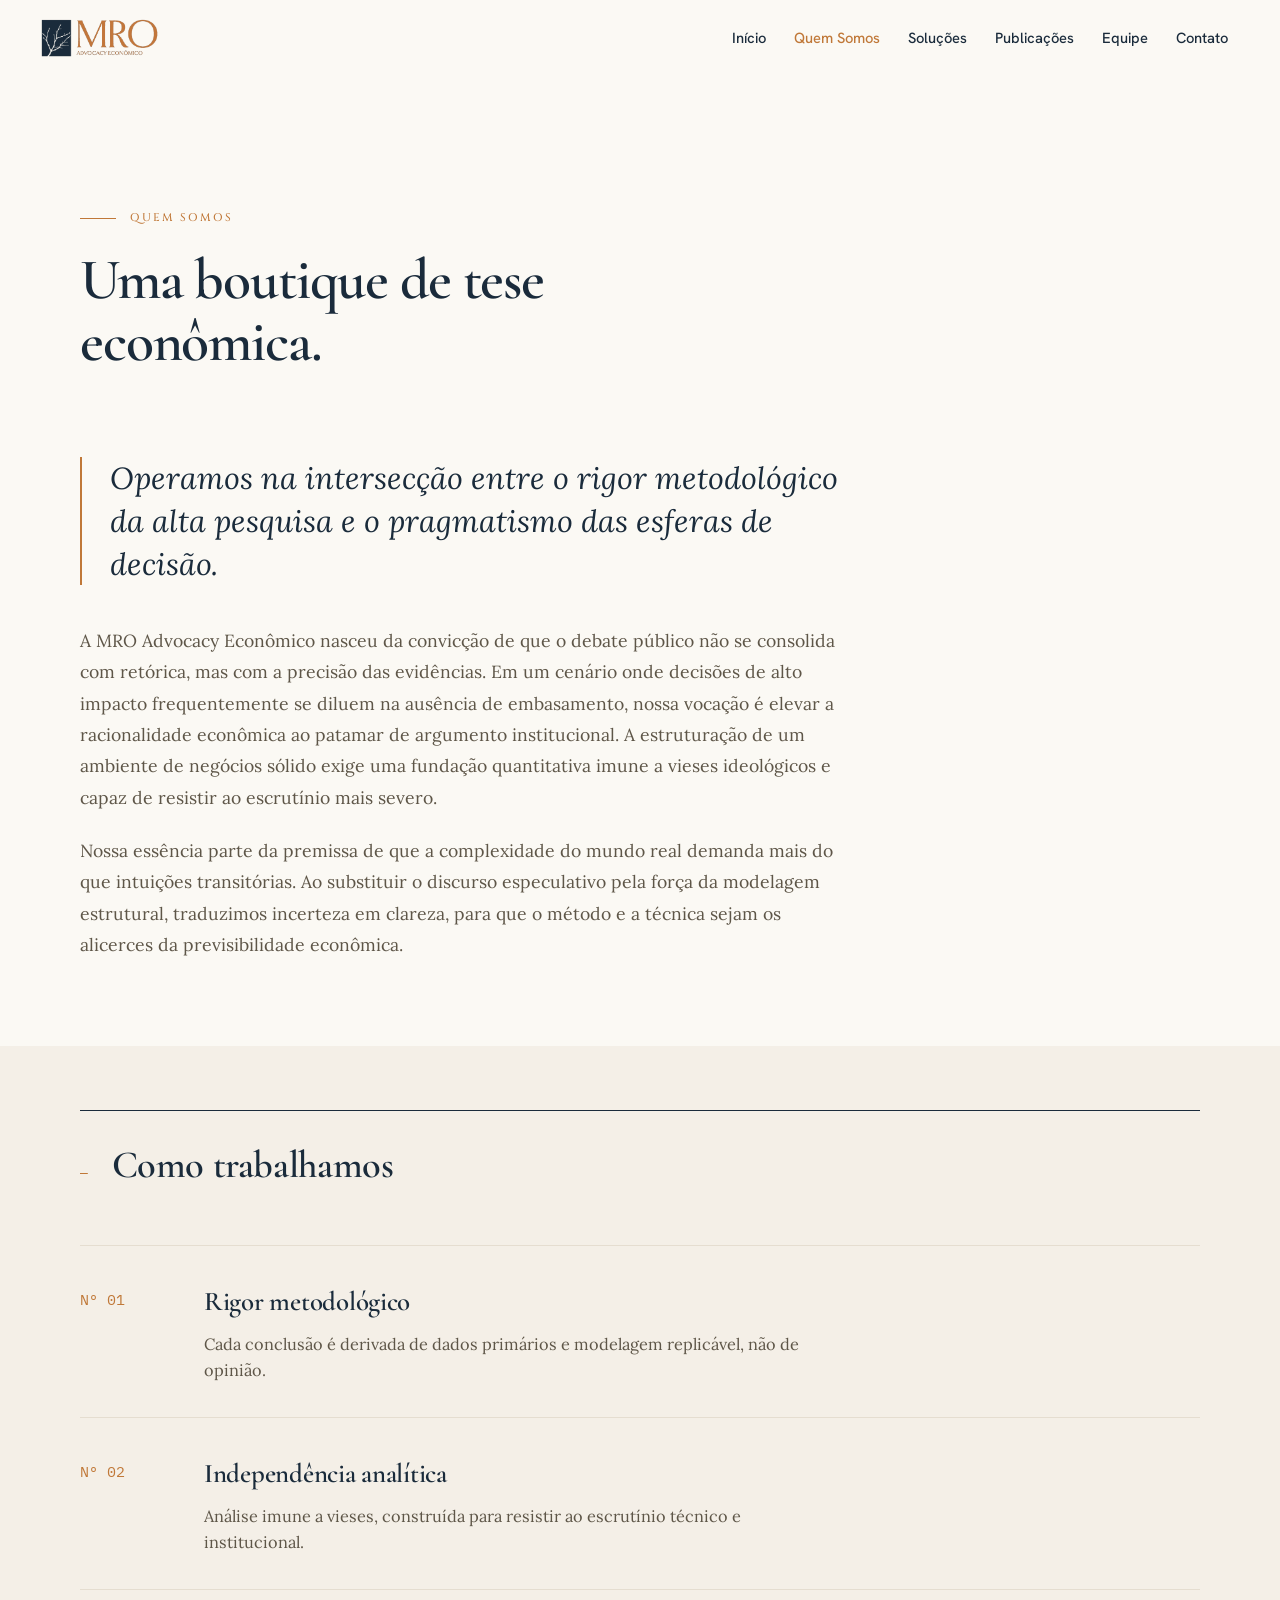
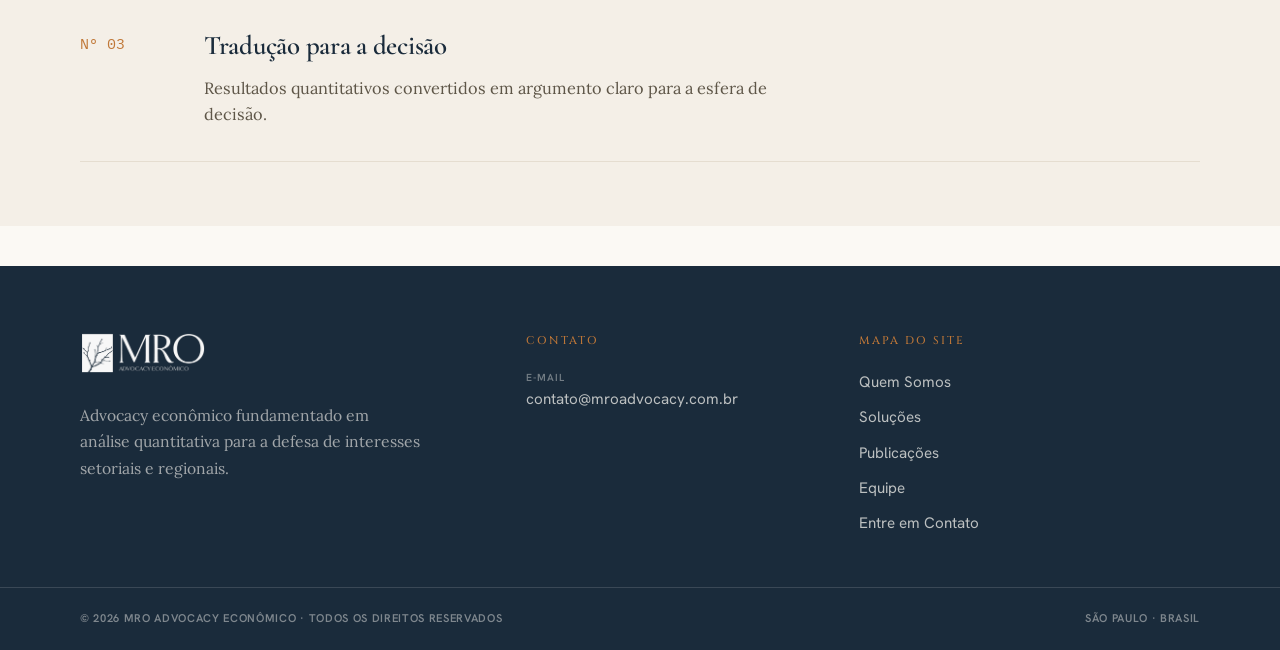
<file: quem-somos.html>
<!DOCTYPE html>
<html lang="pt-BR">
<head>
<meta charset="UTF-8">
<meta name="viewport" content="width=device-width, initial-scale=1.0">
<title>Quem Somos | MRO Advocacy Econômico</title>
<meta name="description" content="Boutique de tese econômica que une rigor metodológico e pragmatismo institucional para sustentar posições de indústria, entidades de classe e poder público.">
<!-- og -->
<meta property="og:type" content="website">
<meta property="og:title" content="Quem Somos | MRO Advocacy Econômico">
<meta property="og:description" content="Boutique de tese econômica que une rigor metodológico e pragmatismo institucional para sustentar posições de indústria, entidades de classe e poder público.">
<meta property="og:url" content="https://www.mroadvocacy.com.br/quem-somos.html">
<meta property="og:image" content="https://www.mroadvocacy.com.br/assets/mro-logo.png">
<meta property="og:locale" content="pt_BR">
<meta name="twitter:card" content="summary">
<!-- /og -->
<link rel="icon" type="image/png" href="assets/mro-favicon.png">
<link rel="preconnect" href="https://fonts.googleapis.com"><link rel="preconnect" href="https://fonts.gstatic.com" crossorigin><link href="https://fonts.googleapis.com/css2?family=Cormorant+Garamond:ital,wght@0,400;0,500;0,600;0,700;1,400;1,500&family=Cinzel:wght@400;500;600&family=Hanken+Grotesk:ital,wght@0,400;0,500;0,600;0,700;1,400&family=Lora:ital,wght@0,400;0,500;0,600;1,400&family=IBM+Plex+Mono:wght@400;500;600&display=swap" rel="stylesheet">
<link rel="stylesheet" href="assets/styles.css">
</head>
<body>
<header class="site-header">
  <div class="wrap nav">
    <a class="brand" href="index.html" aria-label="MRO Advocacy Econômico"><img src="assets/mro-logo.png" alt="MRO Advocacy Econômico"></a>
    <button class="burger" aria-label="Menu"><span></span><span></span><span></span></button>
    <nav class="menu" id="menu"><a href="index.html">Início</a><a href="quem-somos.html" class="active">Quem Somos</a><a href="solucoes.html">Soluções</a><a href="publicacoes.html">Publicações</a><a href="equipe.html">Equipe</a><a href="contato.html">Contato</a></nav>
  </div>
</header>

<div class="page-head reveal">
  <div class="wrap">
    <div class="kick">Quem Somos</div>
    <h1>Uma boutique de tese econômica.</h1>
  </div>
</div>
<section class="reveal">
  <div class="wrap">
    <div class="prose">
      <div class="lead-q">Operamos na intersecção entre o rigor metodológico da alta pesquisa e o pragmatismo das esferas de decisão.</div>
      <p>A MRO Advocacy Econômico nasceu da convicção de que o debate público não se consolida com retórica, mas com a precisão das evidências. Em um cenário onde decisões de alto impacto frequentemente se diluem na ausência de embasamento, nossa vocação é elevar a racionalidade econômica ao patamar de argumento institucional. A estruturação de um ambiente de negócios sólido exige uma fundação quantitativa imune a vieses ideológicos e capaz de resistir ao escrutínio mais severo.</p>
      <p>Nossa essência parte da premissa de que a complexidade do mundo real demanda mais do que intuições transitórias. Ao substituir o discurso especulativo pela força da modelagem estrutural, traduzimos incerteza em clareza, para que o método e a técnica sejam os alicerces da previsibilidade econômica.</p>
    </div>
  </div>
</section>
<section class="band-cream2 reveal">
  <div class="wrap">
    <div class="sec-head"><span class="n">—</span><h2>Como trabalhamos</h2></div>
    <div class="idx">
      <div class="idx-item" style="cursor:default"><span class="num">Nº 01</span><div><h3>Rigor metodológico</h3><p>Cada conclusão é derivada de dados primários e modelagem replicável, não de opinião.</p></div></div>
      <div class="idx-item" style="cursor:default"><span class="num">Nº 02</span><div><h3>Independência analítica</h3><p>Análise imune a vieses, construída para resistir ao escrutínio técnico e institucional.</p></div></div>
      <div class="idx-item" style="cursor:default"><span class="num">Nº 03</span><div><h3>Tradução para a decisão</h3><p>Resultados quantitativos convertidos em argumento claro para a esfera de decisão.</p></div></div>
    </div>
  </div>
</section>
<footer class="site-footer">
  <div class="footer-top">
    <div class="footer-brand">
      <img src="assets/mro-logo-branco.png" alt="MRO Advocacy Econômico">
      <p>Advocacy econômico fundamentado em análise quantitativa para a defesa de interesses setoriais e regionais.</p>
    </div>
    <div class="footer-col">
      <h4>Contato</h4>
      <div class="line"><span class="t">E-mail</span><a href="mailto:contato@mroadvocacy.com.br" style="display:inline;margin:0">contato@mroadvocacy.com.br</a></div>
    </div>
    <div class="footer-col">
      <h4>Mapa do site</h4>
      <a href="quem-somos.html">Quem Somos</a>
      <a href="solucoes.html">Soluções</a>
      <a href="publicacoes.html">Publicações</a>
      <a href="equipe.html">Equipe</a>
      <a href="contato.html">Entre em Contato</a>
    </div>
  </div>
  <div class="footer-bottom">
    <div class="inner">
      <span class="small">© 2026 MRO ADVOCACY ECONÔMICO · TODOS OS DIREITOS RESERVADOS</span>
      <span class="small">SÃO PAULO · BRASIL</span>
    </div>
  </div>
</footer>
<script src="assets/main.js"></script>
</body>
</html>
</file>
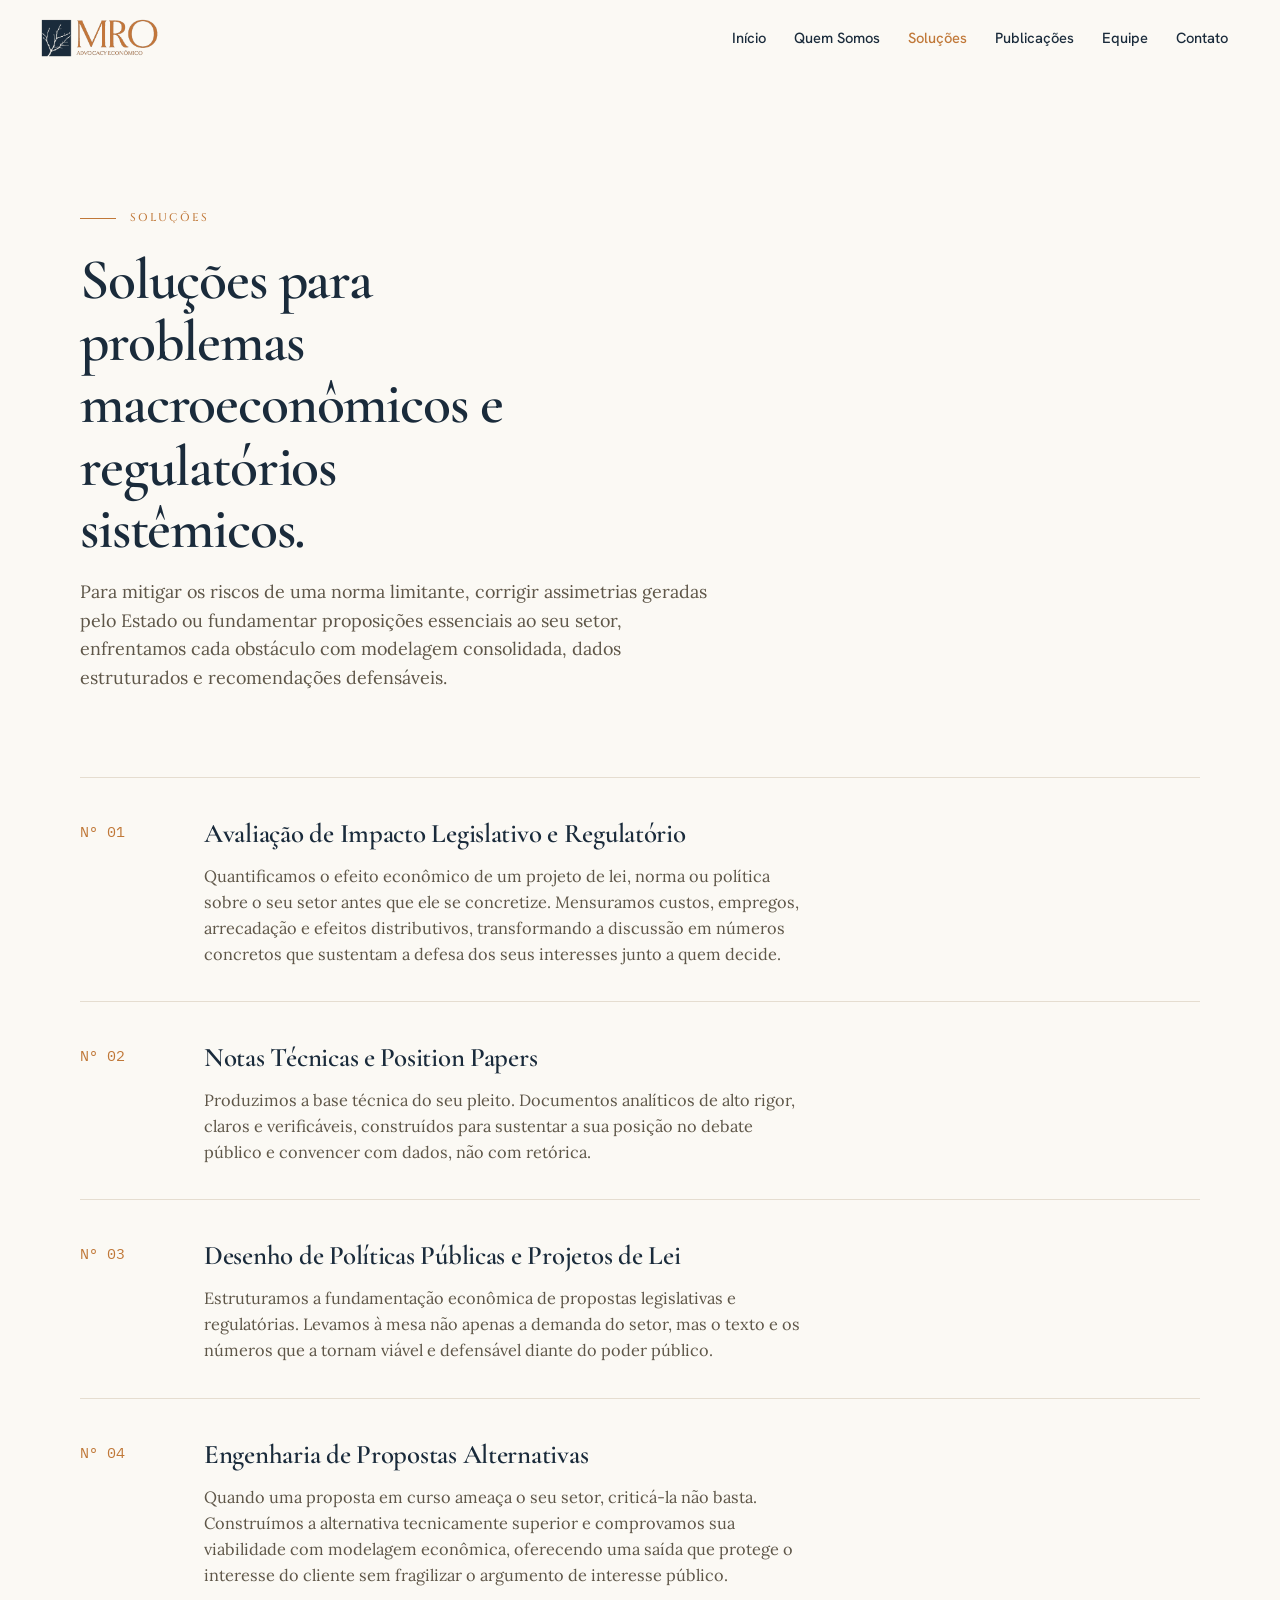
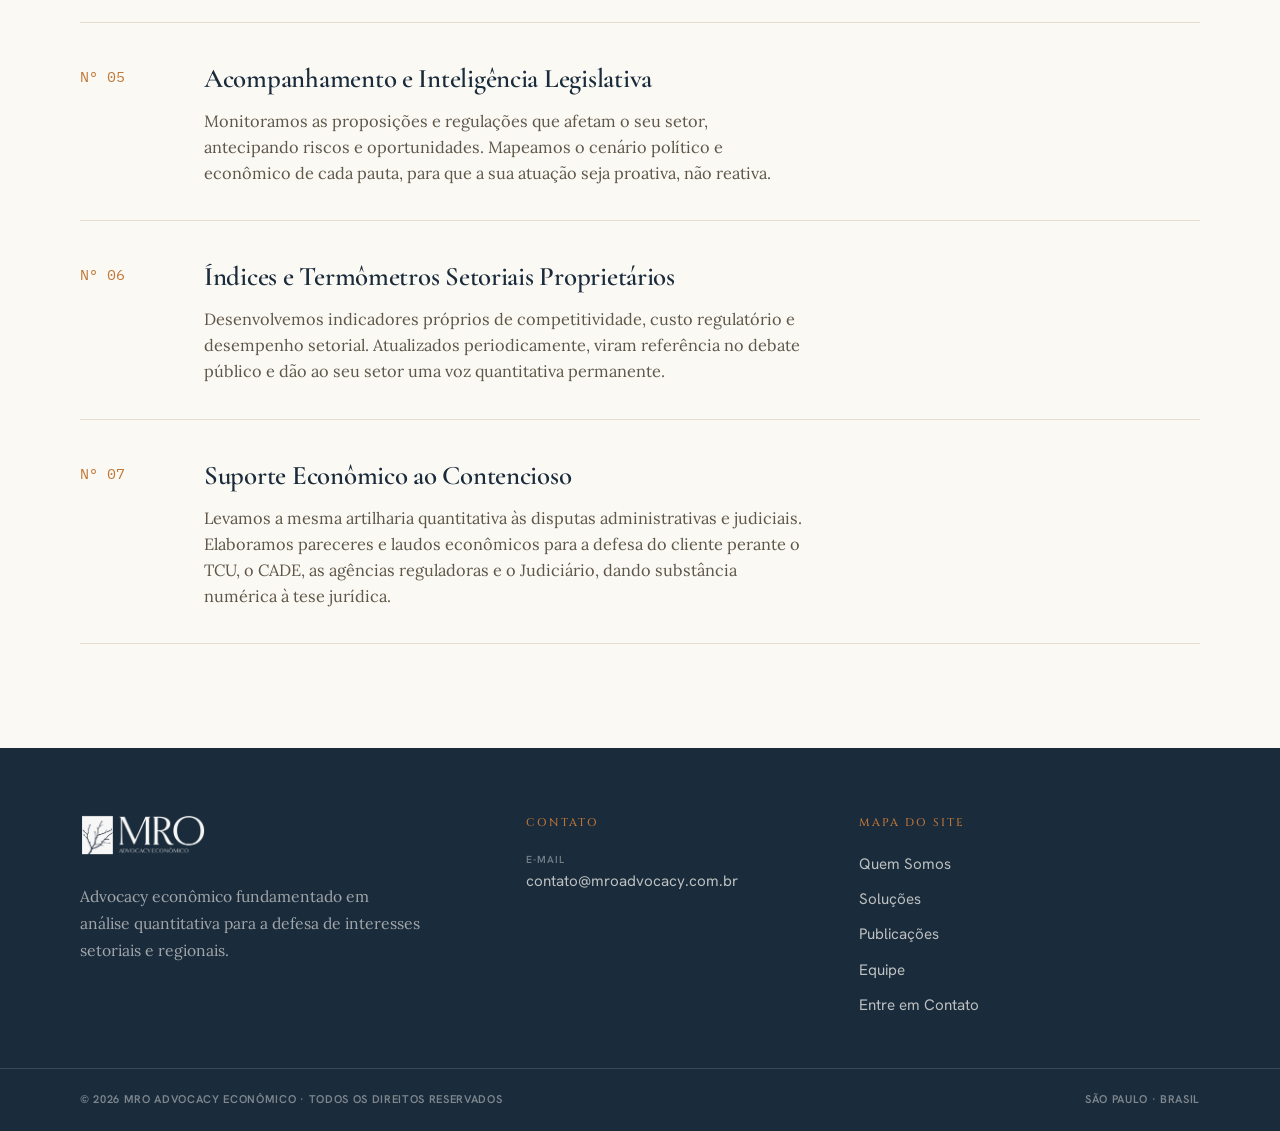
<file: solucoes.html>
<!DOCTYPE html>
<html lang="pt-BR">
<head>
<meta charset="UTF-8">
<meta name="viewport" content="width=device-width, initial-scale=1.0">
<title>Soluções | MRO Advocacy Econômico</title>
<meta name="description" content="Avaliação de impacto legislativo e regulatório, notas técnicas, desenho de políticas públicas, inteligência legislativa e suporte econômico ao contencioso.">
<!-- og -->
<meta property="og:type" content="website">
<meta property="og:title" content="Soluções | MRO Advocacy Econômico">
<meta property="og:description" content="Avaliação de impacto legislativo e regulatório, notas técnicas, desenho de políticas públicas, inteligência legislativa e suporte econômico ao contencioso.">
<meta property="og:url" content="https://www.mroadvocacy.com.br/solucoes.html">
<meta property="og:image" content="https://www.mroadvocacy.com.br/assets/mro-logo.png">
<meta property="og:locale" content="pt_BR">
<meta name="twitter:card" content="summary">
<!-- /og -->
<link rel="icon" type="image/png" href="assets/mro-favicon.png">
<link rel="preconnect" href="https://fonts.googleapis.com"><link rel="preconnect" href="https://fonts.gstatic.com" crossorigin><link href="https://fonts.googleapis.com/css2?family=Cormorant+Garamond:ital,wght@0,400;0,500;0,600;0,700;1,400;1,500&family=Cinzel:wght@400;500;600&family=Hanken+Grotesk:ital,wght@0,400;0,500;0,600;0,700;1,400&family=Lora:ital,wght@0,400;0,500;0,600;1,400&family=IBM+Plex+Mono:wght@400;500;600&display=swap" rel="stylesheet">
<link rel="stylesheet" href="assets/styles.css">
</head>
<body>
<header class="site-header">
  <div class="wrap nav">
    <a class="brand" href="index.html" aria-label="MRO Advocacy Econômico"><img src="assets/mro-logo.png" alt="MRO Advocacy Econômico"></a>
    <button class="burger" aria-label="Menu"><span></span><span></span><span></span></button>
    <nav class="menu" id="menu"><a href="index.html">Início</a><a href="quem-somos.html">Quem Somos</a><a href="solucoes.html" class="active">Soluções</a><a href="publicacoes.html">Publicações</a><a href="equipe.html">Equipe</a><a href="contato.html">Contato</a></nav>
  </div>
</header>

<div class="page-head reveal">
  <div class="wrap">
    <div class="kick">Soluções</div>
    <h1>Soluções para problemas macroeconômicos e regulatórios sistêmicos.</h1>
    <p>Para mitigar os riscos de uma norma limitante, corrigir assimetrias geradas pelo Estado ou fundamentar proposições essenciais ao seu setor, enfrentamos cada obstáculo com modelagem consolidada, dados estruturados e recomendações defensáveis.</p>
  </div>
</div>
<section class="reveal">
  <div class="wrap">
    <div class="idx">
      <div class="idx-item" style="cursor:default"><span class="num">Nº 01</span><div><h3>Avaliação de Impacto Legislativo e Regulatório</h3><p>Quantificamos o efeito econômico de um projeto de lei, norma ou política sobre o seu setor antes que ele se concretize. Mensuramos custos, empregos, arrecadação e efeitos distributivos, transformando a discussão em números concretos que sustentam a defesa dos seus interesses junto a quem decide.</p></div></div>
      <div class="idx-item" style="cursor:default"><span class="num">Nº 02</span><div><h3>Notas Técnicas e Position Papers</h3><p>Produzimos a base técnica do seu pleito. Documentos analíticos de alto rigor, claros e verificáveis, construídos para sustentar a sua posição no debate público e convencer com dados, não com retórica.</p></div></div>
      <div class="idx-item" style="cursor:default"><span class="num">Nº 03</span><div><h3>Desenho de Políticas Públicas e Projetos de Lei</h3><p>Estruturamos a fundamentação econômica de propostas legislativas e regulatórias. Levamos à mesa não apenas a demanda do setor, mas o texto e os números que a tornam viável e defensável diante do poder público.</p></div></div>
      <div class="idx-item" style="cursor:default"><span class="num">Nº 04</span><div><h3>Engenharia de Propostas Alternativas</h3><p>Quando uma proposta em curso ameaça o seu setor, criticá-la não basta. Construímos a alternativa tecnicamente superior e comprovamos sua viabilidade com modelagem econômica, oferecendo uma saída que protege o interesse do cliente sem fragilizar o argumento de interesse público.</p></div></div>
      <div class="idx-item" style="cursor:default"><span class="num">Nº 05</span><div><h3>Acompanhamento e Inteligência Legislativa</h3><p>Monitoramos as proposições e regulações que afetam o seu setor, antecipando riscos e oportunidades. Mapeamos o cenário político e econômico de cada pauta, para que a sua atuação seja proativa, não reativa.</p></div></div>
      <div class="idx-item" style="cursor:default"><span class="num">Nº 06</span><div><h3>Índices e Termômetros Setoriais Proprietários</h3><p>Desenvolvemos indicadores próprios de competitividade, custo regulatório e desempenho setorial. Atualizados periodicamente, viram referência no debate público e dão ao seu setor uma voz quantitativa permanente.</p></div></div>
      <div class="idx-item" style="cursor:default"><span class="num">Nº 07</span><div><h3>Suporte Econômico ao Contencioso</h3><p>Levamos a mesma artilharia quantitativa às disputas administrativas e judiciais. Elaboramos pareceres e laudos econômicos para a defesa do cliente perante o TCU, o CADE, as agências reguladoras e o Judiciário, dando substância numérica à tese jurídica.</p></div></div>
    </div>
  </div>
</section>
<footer class="site-footer">
  <div class="footer-top">
    <div class="footer-brand">
      <img src="assets/mro-logo-branco.png" alt="MRO Advocacy Econômico">
      <p>Advocacy econômico fundamentado em análise quantitativa para a defesa de interesses setoriais e regionais.</p>
    </div>
    <div class="footer-col">
      <h4>Contato</h4>
      <div class="line"><span class="t">E-mail</span><a href="mailto:contato@mroadvocacy.com.br" style="display:inline;margin:0">contato@mroadvocacy.com.br</a></div>
    </div>
    <div class="footer-col">
      <h4>Mapa do site</h4>
      <a href="quem-somos.html">Quem Somos</a>
      <a href="solucoes.html">Soluções</a>
      <a href="publicacoes.html">Publicações</a>
      <a href="equipe.html">Equipe</a>
      <a href="contato.html">Entre em Contato</a>
    </div>
  </div>
  <div class="footer-bottom">
    <div class="inner">
      <span class="small">© 2026 MRO ADVOCACY ECONÔMICO · TODOS OS DIREITOS RESERVADOS</span>
      <span class="small">SÃO PAULO · BRASIL</span>
    </div>
  </div>
</footer>
<script src="assets/main.js"></script>
</body>
</html>
</file>
<file: assets/styles.css>
/* ============================================================
   MRO Advocacy Econômico · estilo institucional compartilhado
   Design system: navy institucional + cobre, serifs editoriais.
   ============================================================ */
:root{
  /* --- brand core --- */
  --azul:#1A2B3B; --azul-hover:#15222F; --azul-active:#0F1A24;
  --terra:#C07838; --terra-hover:#AB6A2C; --terra-deep:#95591F;
  --marrom:#7C4B1F;
  --creme:#FBF9F4; --creme2:#F4EFE7;
  --tinta:#443D33; --cinza:#5E5648;
  --linha:#E5DDD0; --linha-soft:#EFE9DF; --linha-forte:#CDC3B3;
  --maxw:1200px;

  /* --- type families --- */
  --font-display:'Cormorant Garamond','Times New Roman',Georgia,serif;
  --font-roman:'Cinzel','Cormorant Garamond',Georgia,serif;
  --font-body:'Hanken Grotesk',system-ui,-apple-system,'Segoe UI',sans-serif;
  --font-serif:'Lora',Georgia,'Times New Roman',serif;
  --font-mono:'IBM Plex Mono',ui-monospace,'SF Mono',Menlo,monospace;

  /* --- radius / shadow / motion --- */
  --radius-sm:3px; --radius-md:5px; --radius-lg:8px;
  --shadow-sm:0 1px 3px rgba(26,43,59,.08),0 1px 2px rgba(26,43,59,.04);
  --shadow-md:0 4px 14px rgba(26,43,59,.08),0 2px 6px rgba(26,43,59,.05);
  --shadow-lg:0 14px 40px rgba(26,43,59,.12),0 4px 12px rgba(26,43,59,.06);
  --shadow-focus:0 0 0 3px rgba(192,120,56,.30);
  --ease-standard:cubic-bezier(.22,.61,.36,1);
  --ease-emphasis:cubic-bezier(.16,1,.3,1);
  --dur-base:220ms; --dur-slow:360ms;
}
*{margin:0;padding:0;box-sizing:border-box}
html{scroll-behavior:smooth}
body{
  background:var(--creme); color:var(--tinta);
  font-family:var(--font-body); font-weight:400; line-height:1.6;
  -webkit-font-smoothing:antialiased; overflow-x:hidden;
}
.wrap{max-width:var(--maxw);margin:0 auto;padding:0 40px}
a{color:inherit}
.mono{font-family:var(--font-mono)}
.kick{font-family:var(--font-roman);font-size:.7rem;letter-spacing:.18em;
  text-transform:uppercase;color:var(--terra);font-weight:500}

/* ---------- HEADER ---------- */
.site-header{position:sticky;top:0;z-index:60;background:rgba(251,249,244,0);
  border-bottom:1px solid transparent;
  transition:background var(--dur-slow) var(--ease-standard),border-color var(--dur-slow) var(--ease-standard),backdrop-filter var(--dur-slow) var(--ease-standard)}
.site-header.scrolled{background:rgba(251,249,244,.88);backdrop-filter:blur(10px) saturate(140%);
  -webkit-backdrop-filter:blur(10px) saturate(140%);border-bottom-color:var(--linha)}
.nav{display:flex;align-items:center;justify-content:space-between;padding:16px 0}
.brand img{height:40px;width:auto;display:block}
.menu{display:flex;gap:4px;align-items:center}
.menu a{font-family:var(--font-body);text-decoration:none;color:var(--azul);
  font-size:.92rem;font-weight:500;padding:10px 12px;border-radius:var(--radius-sm);
  transition:color var(--dur-base) var(--ease-standard)}
.menu a:hover{color:var(--terra)}
.menu a.active{color:var(--terra)}
.burger{display:none;flex-direction:column;gap:5px;background:none;border:none;cursor:pointer;padding:8px}
.burger span{width:26px;height:2px;background:var(--azul);display:block;transition:.3s}

/* ---------- HERO / PAGE HEAD ---------- */
.hero{position:relative;padding:clamp(96px,16vw,156px) 0 clamp(72px,9vw,112px);overflow:hidden}
.hero-grain{position:absolute;inset:0;pointer-events:none;
  background-image:radial-gradient(rgba(26,43,59,.5) .6px,transparent .6px);background-size:3px 3px;opacity:.06}
.hero-grid{position:absolute;inset:0;pointer-events:none;
  background-image:linear-gradient(rgba(26,43,59,.055) 1px,transparent 1px),linear-gradient(90deg,rgba(26,43,59,.055) 1px,transparent 1px);
  background-size:48px 48px}
.hero-glow{position:absolute;inset:0;pointer-events:none;
  background:radial-gradient(55% 50% at 85% 4%,rgba(192,120,56,.14),transparent 70%)}
.hero-chart{position:absolute;right:-3%;bottom:-5%;width:58%;max-width:620px;height:auto;opacity:.16;pointer-events:none}
.hero .wrap{position:relative;z-index:1}
.hero .kick{margin-bottom:28px;display:inline-flex;align-items:center;gap:16px}
.hero .kick::before{content:"";width:42px;height:1px;background:var(--terra)}
.hero h1{font-family:var(--font-display);font-weight:600;font-size:clamp(2.75rem,2.05rem + 3.2vw,5.2rem);
  line-height:1.06;letter-spacing:-.02em;color:var(--azul);max-width:16ch;margin-top:0}
.hero h1 em{font-style:italic;color:var(--terra);font-weight:600}
.hero p.lead{font-family:var(--font-serif);font-weight:400;font-size:clamp(1.05rem,.95rem + .55vw,1.28rem);
  color:var(--cinza);max-width:620px;margin-top:28px;line-height:1.7}
.actions{margin-top:42px;display:flex;gap:18px;align-items:center;flex-wrap:wrap}
.btn{font-family:var(--font-body);font-weight:600;font-size:.95rem;
  text-decoration:none;padding:15px 28px;border-radius:var(--radius-md);
  transition:all var(--dur-base) var(--ease-standard);display:inline-block}
.btn-primary{background:var(--azul);color:var(--creme);box-shadow:var(--shadow-sm)}
.btn-primary:hover{background:var(--azul-hover);box-shadow:var(--shadow-md);transform:translateY(-1px)}
.btn-ghost{color:var(--azul);border:1px solid var(--linha-forte)}
.btn-ghost:hover{border-color:var(--terra);color:var(--terra)}

.page-head{padding:clamp(88px,14vw,124px) 0 20px}
.page-head .kick{margin-bottom:22px;display:inline-flex;align-items:center;gap:14px}
.page-head .kick::before{content:"";width:36px;height:1px;background:var(--terra)}
.page-head h1{font-family:var(--font-display);font-weight:600;font-size:clamp(2.3rem,4.5vw,3.6rem);color:var(--azul);
  letter-spacing:-.02em;line-height:1.08;max-width:18ch;margin-top:0}
.page-head p{font-family:var(--font-serif);color:var(--cinza);max-width:640px;margin-top:18px;font-size:1.12rem;line-height:1.6}

/* ---------- SECTION SCAFFOLD ---------- */
section{padding:64px 0}
.sec-head{display:grid;grid-template-columns:auto 1fr;gap:22px;align-items:baseline;
  border-top:1px solid var(--azul);padding-top:24px;margin-bottom:48px}
.sec-head .n{font-family:var(--font-mono);font-size:.8rem;color:var(--terra);letter-spacing:.12em}
.sec-head h2{font-family:var(--font-display);font-size:clamp(1.7rem,3vw,2.5rem);font-weight:600;color:var(--azul);
  letter-spacing:-.01em;margin:0}

/* ---------- PROSE ---------- */
.prose{max-width:760px}
.prose p{font-family:var(--font-serif);font-size:1.1rem;line-height:1.78;color:var(--cinza);margin-bottom:22px}
.prose .lead-q{font-family:var(--font-serif);font-style:italic;font-size:clamp(1.4rem,2.4vw,1.9rem);
  font-weight:400;line-height:1.4;color:var(--azul);border-left:2px solid var(--terra);
  padding-left:28px;margin-bottom:40px}

/* ---------- SOLUTIONS INDEX ---------- */
.idx{border-top:1px solid var(--linha)}
.idx-item{display:grid;grid-template-columns:96px 1fr auto;gap:28px;align-items:start;
  padding:34px 0;border-bottom:1px solid var(--linha);transition:padding-left .35s,background .35s;
  text-decoration:none;color:inherit;position:relative}
.idx-item::before{content:"";position:absolute;left:-40px;right:-40px;top:0;bottom:0;
  background:rgba(192,120,56,.06);opacity:0;transition:opacity .35s;z-index:-1}
.idx-item:hover::before{opacity:1}
.idx-item:hover{padding-left:14px}
.idx-item .num{font-family:var(--font-mono);font-size:.92rem;color:var(--terra);padding-top:8px}
.idx-item h3{font-family:var(--font-display);font-size:clamp(1.3rem,2.1vw,1.7rem);font-weight:600;color:var(--azul);
  letter-spacing:-.01em;margin-bottom:8px}
.idx-item p{font-family:var(--font-serif);color:var(--cinza);font-size:1.02rem;line-height:1.6;max-width:60ch}
.idx-item .arrow{font-family:var(--font-mono);color:var(--terra);align-self:center;
  font-size:1.1rem;opacity:0;transition:opacity .3s,transform .3s}
.idx-item:hover .arrow{opacity:1;transform:translateX(4px)}
.placeholder-note{font-family:var(--font-mono);font-size:.72rem;color:var(--terra);
  background:var(--creme2);display:inline-block;padding:3px 10px;border-radius:var(--radius-sm);letter-spacing:.05em}

/* ---------- BANDS ---------- */
.band-navy{background:var(--azul);color:var(--creme);margin:0 calc(50% - 50vw);padding:0 calc(50vw - 50%)}
.band-navy .inner{max-width:var(--maxw);margin:0 auto;padding:84px 40px}
.band-navy .sec-head{border-top-color:rgba(251,249,244,.28)}
.band-navy .sec-head h2{color:var(--creme)}
.band-cream2{background:var(--creme2)}

/* feature publicação */
.feat{display:grid;grid-template-columns:1.4fr 1fr;gap:54px;align-items:center;
  border:1px solid rgba(251,249,244,.16);padding:44px;border-radius:var(--radius-md)}
.feat .tag{font-family:var(--font-roman);font-size:.68rem;letter-spacing:.18em;
  text-transform:uppercase;color:var(--terra);margin-bottom:18px;font-weight:500}
.feat h3{font-family:var(--font-display);font-size:clamp(1.5rem,2.6vw,2.2rem);font-weight:600;color:var(--creme);line-height:1.18;margin-bottom:20px}
.feat p{font-family:var(--font-serif);color:rgba(251,249,244,.72);margin-bottom:24px}
.feat a.lnk{font-family:var(--font-body);font-weight:600;font-size:.85rem;letter-spacing:.01em;
  text-transform:none;color:var(--creme);text-decoration:none;border-bottom:1px solid var(--terra);padding-bottom:4px}
.feat a.lnk:hover{color:var(--terra)}
.metrics{display:flex;flex-direction:column}
.metric{padding:18px 0;border-top:1px solid rgba(251,249,244,.18)}
.metric:last-child{border-bottom:1px solid rgba(251,249,244,.18)}
.metric .v{font-family:var(--font-mono);font-size:1.85rem;font-weight:500;color:var(--creme);line-height:1}
.metric .l{font-family:var(--font-body);font-size:.76rem;color:rgba(251,249,244,.6);margin-top:8px;
  letter-spacing:.03em;text-transform:uppercase}

/* ---------- EQUIPE skeleton ---------- */
.team-grid{display:grid;grid-template-columns:repeat(3,1fr);gap:30px}
.member{border:1px solid var(--linha);border-radius:var(--radius-md);padding:28px;background:#fff;
  transition:border-color var(--dur-base) var(--ease-standard),box-shadow var(--dur-base) var(--ease-standard),transform var(--dur-base) var(--ease-standard)}
.member:hover{border-color:var(--terra);box-shadow:var(--shadow-md);transform:translateY(-2px)}
.member .photo{width:100%;aspect-ratio:1/1;background:var(--creme2);border-radius:var(--radius-sm);
  display:flex;align-items:center;justify-content:center;margin-bottom:20px;overflow:hidden}
.member .photo span{font-family:var(--font-mono);font-size:.7rem;color:var(--terra);letter-spacing:.1em}
.member h3{font-family:var(--font-display);font-size:1.3rem;font-weight:600;color:var(--azul)}
.member .role{font-family:var(--font-roman);font-size:.68rem;letter-spacing:.16em;
  text-transform:uppercase;color:var(--terra);margin:8px 0 14px;font-weight:500}
.member .bio{font-family:var(--font-serif);color:var(--cinza);font-size:.98rem;line-height:1.6}
.member .bio em{color:rgba(94,86,72,.6);font-style:italic}

/* ---------- CONTATO ---------- */
.contact-grid{display:grid;grid-template-columns:1fr 1.1fr;gap:64px;align-items:start}
.contact-info h2{font-family:var(--font-display);font-size:clamp(1.8rem,3.2vw,2.6rem);font-weight:600;color:var(--azul);line-height:1.2;margin-bottom:22px}
.contact-info p.call{font-family:var(--font-serif);color:var(--cinza);font-size:1.12rem;line-height:1.7;max-width:46ch;margin-bottom:34px}
.contact-line{display:flex;flex-direction:column;gap:4px;margin-bottom:22px}
.contact-line .lbl{font-family:var(--font-body);font-size:.72rem;letter-spacing:.12em;
  text-transform:uppercase;color:var(--terra);font-weight:600}
.contact-line .val{font-family:var(--font-display);font-size:1.2rem;color:var(--azul);font-weight:500}
.socials{display:flex;gap:14px;margin-top:30px}
.socials a{width:42px;height:42px;border:1px solid var(--linha);border-radius:50%;
  display:flex;align-items:center;justify-content:center;transition:all var(--dur-base) var(--ease-standard)}
.socials a:hover{background:var(--azul);border-color:var(--azul)}
.socials a:hover svg{fill:var(--creme)}
.socials svg{width:18px;height:18px;fill:var(--azul);transition:fill var(--dur-base) var(--ease-standard)}

/* form */
.form-card{background:#fff;border:1px solid var(--linha);border-radius:var(--radius-lg);padding:40px;box-shadow:var(--shadow-sm)}
.field{margin-bottom:20px}
.field label{display:block;font-family:var(--font-body);font-size:.72rem;letter-spacing:.1em;
  text-transform:uppercase;color:var(--cinza);font-weight:600;margin-bottom:8px}
.field input,.field select,.field textarea{width:100%;font-family:var(--font-body);font-size:1rem;
  color:var(--tinta);background:var(--creme);border:1px solid var(--linha);border-radius:var(--radius-sm);
  padding:13px 14px;transition:border-color .25s,box-shadow .25s}
.field input:focus,.field select:focus,.field textarea:focus{outline:none;border-color:var(--terra);box-shadow:var(--shadow-focus)}
.field textarea{min-height:120px;resize:vertical}
.check{display:flex;gap:12px;align-items:flex-start;margin:8px 0 24px;font-size:.95rem;color:var(--cinza)}
.check input{margin-top:5px;width:16px;height:16px;flex-shrink:0;accent-color:var(--terra)}
.check a{color:var(--azul);text-decoration:underline}
.form-card button{width:100%;font-family:var(--font-body);font-weight:600;font-size:.95rem;letter-spacing:0;
  text-transform:none;background:var(--azul);color:var(--creme);border:none;border-radius:var(--radius-md);
  padding:16px;cursor:pointer;transition:background var(--dur-base) var(--ease-standard)}
.form-card button:hover{background:var(--azul-hover)}
.form-msg{margin-top:14px;font-size:.95rem;color:var(--marrom);min-height:1.2em}

/* ---------- FOOTER ---------- */
.site-footer{background:var(--azul);color:rgba(251,249,244,.7);margin-top:40px}
.footer-top{max-width:var(--maxw);margin:0 auto;padding:66px 40px 40px;
  display:grid;grid-template-columns:1.4fr 1fr 1.2fr;gap:48px}
.footer-brand img{height:42px;margin-bottom:20px}
.footer-brand p{font-family:var(--font-serif);font-size:.98rem;line-height:1.7;color:rgba(251,249,244,.6);max-width:34ch}
.footer-col h4{font-family:var(--font-roman);font-size:.7rem;letter-spacing:.18em;
  text-transform:uppercase;color:var(--terra);margin-bottom:20px;font-weight:500}
.footer-col .line{margin-bottom:14px;font-family:var(--font-body);font-size:.95rem;line-height:1.5;color:rgba(251,249,244,.72)}
.footer-col .line .t{font-family:var(--font-body);font-size:.64rem;letter-spacing:.1em;font-weight:600;
  text-transform:uppercase;color:rgba(251,249,244,.4);display:block;margin-bottom:3px}
.footer-col a{display:block;font-family:var(--font-body);color:rgba(251,249,244,.72);text-decoration:none;font-size:.95rem;
  margin-bottom:11px;transition:color .25s}
.footer-col a:hover{color:var(--terra)}
.footer-bottom{border-top:1px solid rgba(251,249,244,.14)}
.footer-bottom .inner{max-width:var(--maxw);margin:0 auto;padding:22px 40px;
  display:flex;justify-content:space-between;align-items:center;gap:20px;flex-wrap:wrap}
.footer-bottom .small{font-family:var(--font-body);font-size:.7rem;letter-spacing:.06em;font-weight:600;
  text-transform:uppercase;color:rgba(251,249,244,.45)}

/* ---------- REVEAL ---------- */
.reveal{opacity:0;transform:translateY(24px);transition:opacity var(--dur-slow) var(--ease-emphasis),transform var(--dur-slow) var(--ease-emphasis)}
.reveal.in{opacity:1;transform:none}

/* ---------- RESPONSIVE ---------- */
@media(max-width:900px){
  .wrap{padding:0 24px}
  .menu{display:none}
  .menu.open{display:flex;position:absolute;top:72px;left:0;right:0;background:var(--creme);
    flex-direction:column;gap:0;padding:8px 24px 22px;border-bottom:1px solid var(--linha)}
  .menu.open a{padding:15px 0;border-bottom:1px solid var(--linha-soft);width:100%;border-radius:0}
  .burger{display:flex}
  .hero{padding:88px 0 60px}
  .contact-grid,.feat{grid-template-columns:1fr}
  .contact-grid{gap:36px} .feat{gap:36px}
  .team-grid{grid-template-columns:1fr}
  .footer-top{grid-template-columns:1fr;gap:38px;padding:50px 24px 30px}
  .footer-bottom .inner{padding:20px 24px}
  .idx-item{grid-template-columns:54px 1fr;gap:14px}
  .idx-item .arrow{display:none}
  .band-navy .inner{padding:56px 24px}
}
</file>
